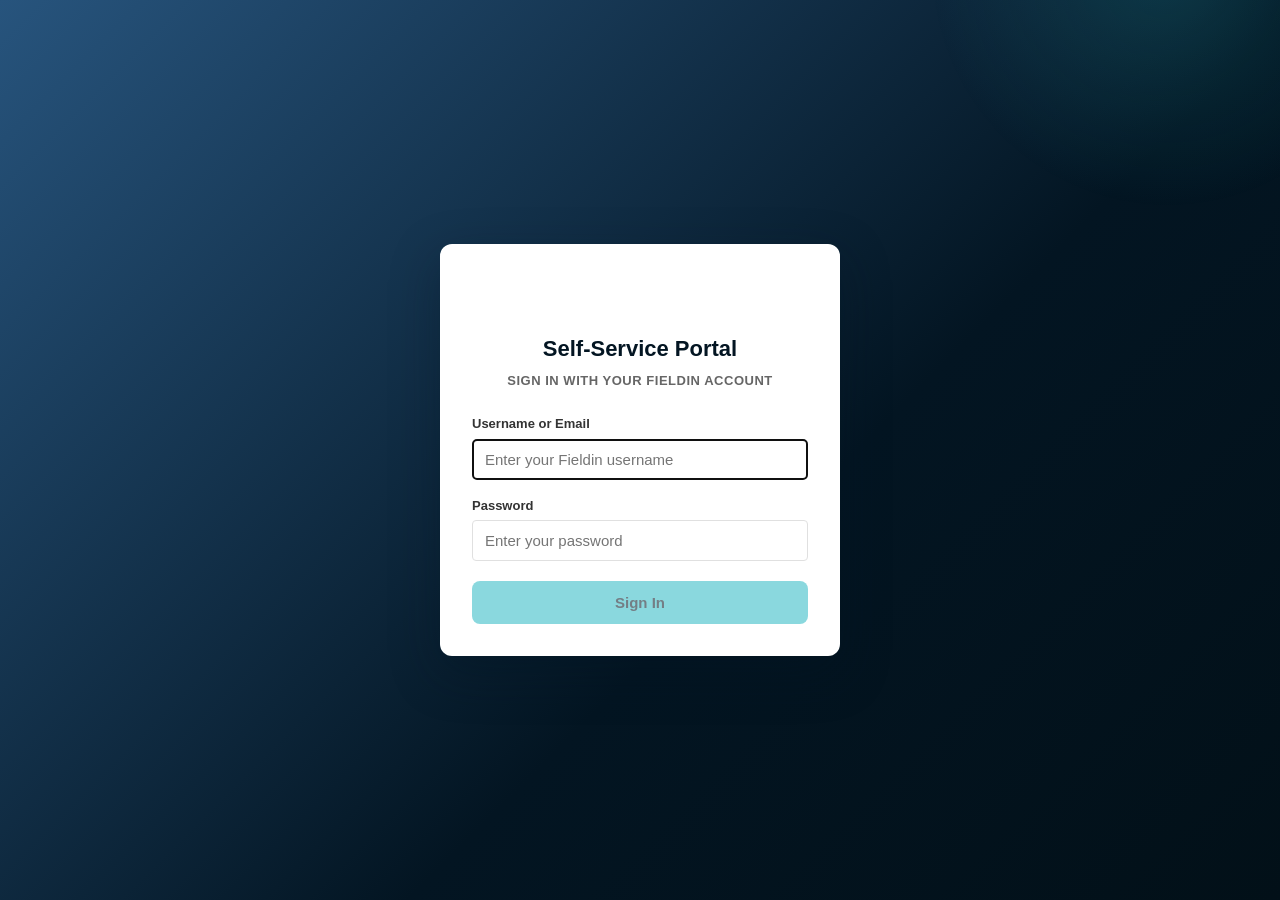
<file: index.html>
<!doctype html>
<html lang="en">
  <head>
    <meta charset="UTF-8" />
    <link rel="icon" type="image/svg+xml" href="/favicon.svg" />
    <meta name="viewport" content="width=device-width, initial-scale=1.0" />
    <title>Fieldin Self-Service Installation Portal</title>
    <script type="module" crossorigin src="/assets/index-CTORU3Wd.js"></script>
    <link rel="stylesheet" crossorigin href="/assets/index-D-Vo-yY5.css">
  </head>
  <body>
    <div id="root"></div>
  </body>
</html>
</file>
<file: assets/index-D-Vo-yY5.css>
:root{--green-900:#031522;--green-700:#27547d;--green-600:#234769;--green-500:#15cd80;--green-100:#f3f7fc;--amber-500:#2ab9c3;--amber-600:#1f98a1;--on-accent:#031522;--bg:#f7f7f7;--card:#fff;--border:#e0e0e0;--text:#333;--text-light:#666;--danger:#f74d56;--warning-bg:#fdecd3;--warning-border:#f6b34e;--warning-text:#523c1a;--success-bg:#e5fcf3;--neutral-tag-bg:#f0f0f0;--neutral-tag-text:#4d4d4d;--radius:4px;--pill-radius:12px;--page-max-width:1500px;--font-book:"LL Circular Book Web", -apple-system, BlinkMacSystemFont, "Segoe UI", Roboto, Helvetica, Arial, sans-serif;--font-medium:"LL Circular Medium Web", -apple-system, BlinkMacSystemFont, "Segoe UI", Roboto, Helvetica, Arial, sans-serif;--font-bold:"LL Circular Bold Web", -apple-system, BlinkMacSystemFont, "Segoe UI", Roboto, Helvetica, Arial, sans-serif}*{box-sizing:border-box}body{font-family:var(--font-book);background:var(--bg);color:var(--text);margin:0;line-height:1.5}h1,h2,h3,h4{font-family:var(--font-bold)}a{color:inherit;text-decoration:none}img,svg{max-width:100%;display:block}button{font-family:var(--font-medium);cursor:pointer}.container{max-width:var(--page-max-width);width:100%;margin:0 auto;padding:0 24px}.hero-inner{max-width:var(--page-max-width);margin:0 auto}header.site{z-index:50;background:var(--green-900);color:#fff;position:sticky;top:0;box-shadow:0 2px 8px #0000001f}.site-bar{align-items:center;gap:24px;padding:14px 0;display:flex}.logo{letter-spacing:.2px;white-space:nowrap;cursor:pointer;align-items:center;gap:10px;font-size:19px;font-weight:700;display:flex}.logo .logo-mark{flex:none;width:auto;height:25px}.logo-subtitle{opacity:.75;font-size:14px;font-weight:400}.nav-links{flex:none;gap:4px;margin-left:8px;display:flex}.nav-links a{color:#dce9df;border-radius:8px;padding:8px 12px;font-size:14px;font-weight:600}.nav-links a:hover,.nav-links a.active{color:#fff;background:#ffffff1f}.nav-links a.nav-internal{opacity:.65;font-size:13px;font-weight:600}.nav-links a.nav-internal:hover,.nav-links a.nav-internal.active{opacity:1}.site-search{flex:1;max-width:420px;margin-left:auto;position:relative}.site-search input{color:#fff;background:#ffffff26;border:none;border-radius:20px;width:100%;padding:9px 14px 9px 36px;font-size:14px}.site-search input::placeholder{color:#c9d9cd}.site-search input:focus{outline:2px solid var(--amber-500);color:var(--text);background:#fff}.site-search svg{stroke:#c9d9cd;width:16px;height:16px;position:absolute;top:9px;left:11px}.btn{border-radius:var(--radius);border:none;align-items:center;gap:6px;padding:10px 16px;font-size:14px;font-weight:700;display:inline-flex}.btn-primary{background:var(--amber-500);color:var(--on-accent)}.btn-primary:hover{background:var(--amber-600)}.btn-outline{color:#fff;background:0 0;border:1.5px solid #ffffff80}.btn-outline:hover{background:#ffffff1f}.btn-secondary{background:var(--green-100);color:var(--green-900)}.btn-secondary:hover{background:#d4ebdd}.btn-ghost{color:var(--green-700);border:1.5px solid var(--border);background:0 0}.btn-ghost:hover{background:var(--green-100)}.btn-sm{padding:6px 12px;font-size:13px}.btn-block{justify-content:center;width:100%}main{min-height:70vh}.hero{background:linear-gradient(135deg, var(--green-700), var(--green-900));color:#fff;padding:52px 0 40px}.hero h1{margin:0 0 10px;font-size:32px}.hero p{color:#dce9df;max-width:640px;margin:0 0 22px;font-size:16px}.chip-row{flex-wrap:wrap;gap:8px;margin-top:22px;display:flex}.chip{color:#fff;cursor:pointer;background:#ffffff24;border:1px solid #ffffff4d;border-radius:20px;padding:7px 14px;font-size:13px;font-weight:600}.chip.active{background:var(--amber-500);color:var(--on-accent);border-color:var(--amber-500)}.chip:hover{background:#ffffff3d}.chip.active:hover{background:var(--amber-600)}.filters-section{padding:22px 0 6px}.filter-group{margin-bottom:14px}.filter-label{text-transform:uppercase;letter-spacing:.06em;color:var(--text-light);margin-bottom:8px;font-size:12px;font-weight:700}.chip-row-light{flex-wrap:wrap;gap:8px;display:flex}.chip-light{background:var(--neutral-tag-bg);border:1px solid var(--border);color:var(--text);cursor:pointer;border-radius:20px;padding:7px 14px;font-size:13px;font-weight:600}.chip-light.active{background:var(--green-700);color:#fff;border-color:var(--green-700)}.chip-light:hover{background:#e0e0e0}.chip-light.active:hover{background:var(--green-600)}.result-count{color:var(--text-light);margin:6px 0 16px;font-size:14px}.grid{grid-template-columns:repeat(auto-fill,minmax(240px,1fr));gap:18px;width:100%;padding-bottom:48px;display:grid}.card{background:var(--card);border:1px solid var(--border);border-radius:var(--radius);flex-direction:column;transition:box-shadow .15s,transform .15s;display:flex;overflow:hidden}.card:hover{transform:translateY(-2px);box-shadow:0 6px 18px #173c2a1f}.card-img{background:var(--green-100);padding:10px}.card-img img,.m-hero-img img,.diagram-box img{border-radius:calc(var(--radius) - 2px);object-fit:cover;width:100%;height:auto}.card-img img{max-height:160px}.card-body{flex-direction:column;flex:1;gap:8px;padding:14px 16px 16px;display:flex}.brand-cat{flex-wrap:wrap;gap:6px;display:flex}.badge{border-radius:var(--pill-radius);background:var(--green-100);color:var(--green-700);padding:3px 9px;font-size:11px;font-weight:700;display:inline-block}.badge.cat{background:var(--neutral-tag-bg);color:var(--neutral-tag-text)}.card h3{margin:2px 0 0;font-size:16.5px}.card .years{color:var(--text-light);font-size:13px}.unit-icons{color:var(--text-light);gap:10px;margin-top:2px;font-size:12px;display:flex}.unit-icons span{align-items:center;gap:4px;display:flex}.card-cta{margin-top:auto;padding-top:8px}.empty-state{text-align:center;color:var(--text-light);padding:60px 20px}.breadcrumb{color:var(--text-light);padding:16px 0 0;font-size:13px}.breadcrumb a:hover{color:var(--green-700);text-decoration:underline}.m-hero{flex-wrap:wrap;gap:28px;padding:20px 0 8px;display:flex}.m-hero-img{background:var(--green-100);border-radius:var(--radius);flex:0 0 320px;padding:14px}.m-hero-info{flex:1;min-width:280px}.m-hero-info h1{margin:6px 0 4px;font-size:28px}.m-hero-info .sub{color:var(--text-light);margin-bottom:14px;font-size:14px}.spec-table{border-collapse:collapse;width:100%;font-size:14px}.spec-table td{border-bottom:1px solid var(--border);padding:6px 0}.spec-table td:first-child{color:var(--text-light);width:44%}.spec-table td:last-child{font-weight:600}.wizard{margin:30px 0 4px}.wizard-steps{align-items:flex-start;display:flex}.wizard-step{flex-direction:column;flex:1;align-items:center;display:flex;position:relative}.wizard-step.clickable{cursor:pointer}.wizard-step .line{background:var(--border);z-index:1;width:100%;height:2px;position:absolute;top:17px;left:-50%}.wizard-step:first-child .line{display:none}.wizard-step.done .line,.wizard-step.active .line{background:var(--green-700)}.wizard-step .circle{border:2px solid var(--border);width:34px;height:34px;color:var(--text-light);z-index:2;background:#fff;border-radius:50%;justify-content:center;align-items:center;font-size:14px;font-weight:700;transition:background .15s,border-color .15s;display:flex}.wizard-step.done .circle{background:var(--green-700);border-color:var(--green-700);color:#fff}.wizard-step.active .circle{background:var(--amber-500);border-color:var(--amber-500);color:var(--on-accent)}.wizard-step.clickable:hover .circle{box-shadow:0 0 0 4px #27547d26}.wizard-step .label{color:var(--text-light);text-align:center;max-width:130px;font-size:12.5px;font-family:var(--font-medium);margin-top:8px}.wizard-step.active .label,.wizard-step.done .label{color:var(--text);font-weight:700}.wizard-actions{border-top:1px solid var(--border);justify-content:space-between;align-items:center;gap:12px;margin-top:26px;padding-top:18px;display:flex}.complete-banner{background:var(--success-bg);border:1px solid var(--green-500);color:#07442b;border-radius:var(--radius);align-items:center;gap:10px;margin-bottom:18px;padding:13px 16px;font-size:15px;font-weight:700;display:flex}.led-dot{vertical-align:middle;border-radius:50%;width:10px;height:10px;margin-right:7px;display:inline-block}.led-blink{animation:1.1s infinite ledblink}@keyframes ledblink{50%{opacity:.18}}.machine-context{background:var(--card);border:1px solid var(--border);border-radius:var(--radius);flex-wrap:wrap;justify-content:space-between;align-items:center;gap:10px;margin-top:18px;padding:12px 16px;display:flex}.machine-context .mc-info{flex-wrap:wrap;align-items:center;gap:12px;display:flex}.machine-context .mc-thumb{border-radius:var(--radius);background:var(--green-100);flex:none;width:56px;height:56px;overflow:hidden}.machine-context .mc-thumb img{object-fit:cover;width:100%;height:100%;display:block}.machine-context .mc-thumb svg{width:100%;height:100%}.machine-context h2{margin:0;font-size:16px}.machine-context .change-link{color:var(--green-700);border:1.5px solid var(--border);cursor:pointer;background:0 0;border-radius:8px;padding:6px 12px;font-size:13px;font-weight:700}.machine-context .change-link:hover{background:var(--green-100)}.step-panel{padding:24px 0 40px}.step-panel h2{align-items:center;gap:10px;margin:0 0 4px;font-size:20px;display:flex}.step-num{background:var(--green-700);color:#fff;border-radius:50%;flex:none;justify-content:center;align-items:center;width:26px;height:26px;font-size:13px;display:inline-flex}.step-desc{color:var(--text-light);max-width:680px;margin-bottom:18px;font-size:14.5px}.diagram-wrap{flex-wrap:wrap;gap:24px;display:flex}.diagram-box{background:var(--card);border:1px solid var(--border);border-radius:var(--radius);flex:0 0 380px;padding:12px}.diagram-caption{color:var(--text-light);text-align:center;margin-top:6px;font-size:12px}.info-panel{flex:1;min-width:260px}table.detail-tbl{border-collapse:collapse;width:100%;margin-bottom:16px;font-size:14px}table.detail-tbl th{text-align:left;text-transform:uppercase;color:var(--text-light);border-bottom:2px solid var(--border);padding:6px 10px;font-size:12px}table.detail-tbl td{border-bottom:1px solid var(--border);vertical-align:top;padding:9px 10px}.note-box{background:var(--green-100);border-left:4px solid var(--green-700);border-radius:var(--radius);margin-top:10px;padding:10px 14px;font-size:13.5px}.note-box.warn{background:var(--warning-bg);border-left-color:var(--warning-border)}.unit-toggle{gap:8px;margin-bottom:16px;display:flex}.unit-toggle button{border-radius:var(--radius);border:1.5px solid var(--border);color:var(--text-light);background:#fff;padding:9px 16px;font-size:13.5px;font-weight:700}.unit-toggle button.active{background:var(--green-700);border-color:var(--green-700);color:#fff}.mount-cards{grid-template-columns:repeat(auto-fit,minmax(220px,1fr));gap:14px;display:grid}.mount-card{background:var(--card);border:1px solid var(--border);border-radius:var(--radius);padding:14px 16px}.mount-card h4{text-transform:uppercase;color:var(--green-700);letter-spacing:.03em;margin:0 0 6px;font-size:13px}.mount-card p{margin:0;font-size:14px}.cloud-steps{counter-reset:cs;max-width:720px;margin:0;padding:0;list-style:none}.cloud-steps li{counter-increment:cs;border-left:2px solid var(--border);margin-left:14px;padding:0 0 26px 46px;position:relative}.cloud-steps li:last-child{border-left-color:#0000;padding-bottom:0}.cloud-steps li:before{content:counter(cs);background:var(--amber-500);width:28px;height:28px;color:var(--on-accent);border-radius:50%;justify-content:center;align-items:center;font-size:13px;font-weight:800;display:flex;position:absolute;top:0;left:-15px}.cloud-steps h4{margin:0 0 4px;font-size:15px}.cloud-steps p{color:var(--text-light);margin:0;font-size:14px}.issues-list{flex-direction:column;gap:10px;margin:14px 0 20px;display:flex}.issue-item{background:var(--card);border:1px solid var(--border);border-radius:var(--radius);padding:12px 14px;font-size:14px}.issue-item .meta{color:var(--text-light);margin-top:4px;font-size:12px}.issue-tag{border-radius:var(--pill-radius);background:var(--warning-bg);color:var(--warning-text);margin-right:6px;padding:2px 8px;font-size:11px;font-weight:700;display:inline-block}.overlay{z-index:100;background:#141e1480;justify-content:center;align-items:flex-start;padding:40px 16px;display:none;position:fixed;inset:0;overflow:auto}.overlay.open{display:flex}.modal{background:#fff;border-radius:8px;width:100%;max-width:520px;padding:26px 28px 28px;position:relative}.modal h3{margin:0 0 4px;font-size:19px}.modal .sub{color:var(--text-light);margin-bottom:18px;font-size:13.5px}.form-row{margin-bottom:14px}.form-row label{color:var(--text);margin-bottom:5px;font-size:13px;font-weight:700;display:block}.form-row select,.form-row input,.form-row textarea{border:1.5px solid var(--border);border-radius:var(--radius);width:100%;padding:9px 11px;font-family:inherit;font-size:14px}.form-row textarea{resize:vertical;min-height:80px}.modal-actions{justify-content:flex-end;gap:10px;margin-top:20px;display:flex}.close-x{color:var(--text-light);cursor:pointer;background:0 0;border:none;font-size:20px;position:absolute;top:16px;right:18px}.success-banner{background:var(--success-bg);border:1px solid var(--green-500);color:#07442b;border-radius:var(--radius);margin-bottom:14px;padding:10px 14px;font-size:14px}footer{background:var(--green-900);color:#c9d9cd;margin-top:40px;padding:26px 0;font-size:13px}footer .container{flex-wrap:wrap;justify-content:space-between;gap:10px;display:flex}.page-title-row{flex-wrap:wrap;justify-content:space-between;align-items:center;gap:12px;padding:24px 0 10px;display:flex}.page-title-row h1{margin:0;font-size:24px}@keyframes marker-pulse{0%,to{r:6;opacity:1}50%{r:10;opacity:.5}}.marker-dot{animation:1.5s ease-in-out infinite marker-pulse}.hw-hero{background:linear-gradient(135deg, var(--green-700), var(--green-900));color:#fff;padding:36px 0 28px}.hw-hero-row{justify-content:space-between;align-items:flex-start;gap:16px;display:flex}.hw-hero h1{margin:0 0 6px;font-size:28px}.hw-hero p{color:#c9d9cd;margin:0;font-size:15px}.hw-badge-internal{color:#fff;border-radius:var(--pill-radius);letter-spacing:.08em;text-transform:uppercase;background:#c0392b;flex:none;padding:4px 12px;font-size:11px;font-weight:800}.hw-badge-internal-sm{color:#fff;border-radius:var(--pill-radius);vertical-align:middle;letter-spacing:.04em;background:#c0392b;margin-left:6px;padding:2px 5px;font-size:9px;font-weight:800}.hw-hero-badges{flex:none;align-items:center;gap:10px;display:flex}.hw-edit-toggle{border-radius:var(--pill-radius);color:#dce9df;letter-spacing:.02em;background:#ffffff1a;border:1.5px solid #ffffff59;align-items:center;gap:6px;padding:5px 12px;font-size:12px;font-weight:700;transition:background .15s,border-color .15s,color .15s;display:inline-flex}.hw-edit-toggle svg{flex:none;width:14px;height:14px}.hw-edit-toggle:hover{color:#fff;background:#fff3;border-color:#ffffff80}.hw-edit-toggle-active{background:var(--amber-500);border-color:var(--amber-500);color:var(--on-accent)}.hw-edit-toggle-active:hover{background:var(--amber-600);border-color:var(--amber-600);color:var(--on-accent)}.hw-edit-mode-hint{color:var(--amber-600);font-weight:600}.hw-edit-select,.hw-edit-input{border:1.5px solid var(--border);border-radius:var(--radius);width:100%;max-width:100%;color:var(--text);background:#fff;padding:5px 8px;font-family:inherit;font-size:13px;font-weight:600}.hw-edit-select:focus,.hw-edit-input:focus{outline:2px solid var(--amber-500);border-color:var(--amber-500)}.hw-edit-input--number{max-width:120px}.hw-pricing-edit-row{align-items:center;gap:6px;display:flex}.hw-pricing-currency,.hw-pricing-suffix{color:var(--text-light);font-size:13px;font-weight:600}.hw-pricing-value,.hw-pricing-summary{color:var(--text);font-size:15px;font-weight:700}.hw-pricing-note{color:var(--text-light);font-size:13px;font-style:italic}.hw-product-price{color:var(--green-700);margin:6px 0 0;font-size:18px;font-weight:700}.hw-edit-select{cursor:pointer;padding-right:24px}.hw-edit-multi{flex-direction:column;gap:8px;display:flex}.hw-edit-multi-tags{min-height:24px}.hw-edit-multi-empty{color:var(--text-light);font-size:12px;font-style:italic;font-weight:500}.hw-edit-multi-options{border:1.5px solid var(--border);border-radius:var(--radius);background:#fff;flex-direction:column;gap:4px;padding:8px 10px;display:flex}.hw-edit-multi-option{color:var(--text);cursor:pointer;align-items:center;gap:8px;padding:2px 0;font-size:12px;font-weight:600;display:flex}.hw-edit-multi-option input[type=checkbox]{width:14px;height:14px;accent-color:var(--green-700);cursor:pointer;flex:none;margin:0}.hw-edit-checkbox{cursor:pointer;align-items:center;gap:8px;font-size:13px;font-weight:600;display:inline-flex}.hw-edit-checkbox input[type=checkbox]{width:14px;height:14px;accent-color:var(--green-700);cursor:pointer;margin:0}.hw-edit-checkbox-compact{font-size:12px}.hw-catalog-toolbar{border:1.5px solid var(--border);border-radius:var(--radius);background:#fff;flex-wrap:wrap;justify-content:space-between;align-items:center;gap:12px;margin-bottom:16px;padding:12px 14px;display:flex}.hw-catalog-toolbar-label{color:var(--text-light);font-size:13px;font-weight:600}.hw-catalog-save-panel{flex-direction:column;align-items:flex-start;gap:10px;width:100%;display:flex}.hw-catalog-save-hint{color:var(--text-light);margin:0;font-size:12px}.hw-detail-field-value .hw-edit-select,.hw-detail-field-value .hw-edit-input{width:100%;max-width:100%;font-weight:600}.hw-filters{flex-wrap:wrap;align-items:flex-end;gap:18px;padding:20px 0 8px;display:flex}.hw-filter-group{flex-direction:column;gap:6px;display:flex}.hw-search-wrap{min-width:220px;position:relative}.hw-search-wrap svg{width:16px;height:16px;color:var(--text-light);position:absolute;top:9px;left:10px}.hw-search-wrap input{border:1.5px solid var(--border);background:#fff;border-radius:20px;width:100%;padding:8px 12px 8px 34px;font-family:inherit;font-size:13px}.hw-search-wrap input:focus{outline:2px solid var(--amber-500);border-color:var(--amber-500)}.hw-stats-row{flex-wrap:wrap;gap:14px;padding:6px 0 18px;display:flex}.hw-stat-card{background:var(--card);border:1px solid var(--border);border-radius:var(--radius);text-align:center;min-width:130px;padding:12px 20px}.hw-stat-value{font-family:var(--font-bold);color:var(--green-900);font-size:26px;line-height:1.2}.hw-stat-green{color:#15cd80}.hw-stat-teal{color:var(--amber-500)}.hw-stat-label{color:var(--text-light);text-transform:uppercase;letter-spacing:.04em;margin-top:2px;font-size:12px;font-weight:600}.hw-catalog-section{margin-bottom:40px}.hw-catalog-section:last-child{margin-bottom:48px}.hw-section-header{border-bottom:2px solid var(--border);align-items:center;gap:12px;margin:0 0 16px;padding-bottom:12px;display:flex}.hw-section-icon{background:var(--green-100);border-radius:8px;flex:none;justify-content:center;align-items:center;width:36px;height:36px;font-size:18px;display:flex}.hw-section-icon-img{object-fit:contain;filter:brightness(0)saturate()invert(24%)sepia(42%)saturate(1200%)hue-rotate(176deg)brightness(92%)contrast(95%);width:24px;height:24px}.hw-section-title{color:var(--green-900);flex:1;margin:0;font-size:20px}.hw-section-count{color:var(--text-light);flex:none;font-size:13px;font-weight:600}.hw-table-wrap{-webkit-overflow-scrolling:touch;width:100%;padding-bottom:0;overflow-x:auto}.hw-table{border-collapse:collapse;background:var(--card);border:1px solid var(--border);border-radius:var(--radius);table-layout:fixed;width:100%;font-size:14px}.hw-table thead th{text-align:left;text-transform:uppercase;letter-spacing:.05em;color:var(--text-light);border-bottom:2px solid var(--border);background:var(--green-100);white-space:nowrap;padding:10px 12px;font-size:11px;font-weight:700}.hw-th-product{width:28%}.hw-th-caps{width:22%}.hw-th-actions{width:70px}.hw-td-unit-cost{white-space:nowrap;font-variant-numeric:tabular-nums}.hw-ready-price-total{color:var(--green-900);font-weight:700}.hw-ready-price-detail{color:var(--text-light);white-space:normal;margin-top:2px;font-size:11px;line-height:1.3}.hw-product-row{cursor:pointer;transition:background .12s}.hw-product-row:hover{background:var(--green-100)}.hw-product-row.hw-expanded{background:#f0f6fb}.hw-product-row td{border-bottom:1px solid var(--border);vertical-align:middle;padding:10px 12px}.hw-td-product{width:28%}.hw-td-caps{width:22%}.hw-td-actions{width:70px}.hw-td-power{color:var(--text-light);font-size:13px}.hw-td-gps-antenna{color:var(--text-light);font-size:13px;line-height:1.35}.hw-td-suitable-for{vertical-align:top}.hw-td-price{white-space:nowrap;font-weight:700}.hw-product-cell{align-items:center;gap:10px;display:flex}.hw-thumb{background:var(--green-100);border-radius:6px;flex:none;justify-content:center;align-items:center;width:40px;height:40px;display:flex;overflow:hidden}.hw-thumb img{object-fit:cover;width:100%;height:100%}.hw-thumb-fallback{border-radius:6px;justify-content:center;align-items:center;width:100%;height:100%;font-size:18px;display:flex}.hw-thumb-fallback-hidden{display:none!important}.hw-product-icon{border-radius:8px;flex:none;justify-content:center;align-items:center;width:38px;height:38px;font-size:18px;display:flex}.hw-product-name{font-family:var(--font-bold);white-space:nowrap;font-size:14px}.hw-product-subtitle{color:var(--text-light);white-space:nowrap;font-size:12px}.hw-expand-arrow{color:var(--text-light);flex:none;margin-left:auto;font-size:14px;transition:transform .15s}.hw-expand-arrow.hw-open{transform:rotate(90deg)}.hw-status-production{color:#0d6e3a;background:#d4f5e2}.hw-status-beta{color:#1a5ea8;background:#d4e8fb}.hw-status-prototype{color:#8a5e1c;background:#fde8c8}.hw-status-discontinued{color:#666;background:#e8e8e8}.hw-status-coming{color:#6b3fa0;background:#ece0f8}.hw-ss-yes{color:#0d6e3a;background:#d4f5e2}.hw-ss-partial{color:#8a5e1c;background:#fde8c8}.hw-ss-no{color:#a33;background:#fdd}.hw-ss-neutral{color:#666;background:#e8e8e8}.hw-ss-ready-to-install{color:#00695c;background:#e0f2f1;font-weight:600}.hw-ss-ship{color:#1e40af;background:#dbeafe;font-weight:600}.hw-ss-future{color:#1a5ea8;background:#d4e8fb}.hw-cap-tags{flex-wrap:wrap;gap:4px;display:flex}.hw-cap-tag{border-radius:var(--pill-radius);background:var(--neutral-tag-bg);color:var(--neutral-tag-text);white-space:nowrap;padding:2px 7px;font-size:11px;display:inline-block}.hw-cap-more{color:var(--green-700);padding:2px 4px;font-size:11px;font-weight:700}.hw-action-btn{border-radius:var(--radius);border:1px solid var(--border);background:#fff;justify-content:center;align-items:center;width:28px;height:28px;margin-right:4px;transition:background .12s;display:inline-flex}.hw-action-btn:hover{background:var(--green-100)}.hw-action-btn svg{width:14px;height:14px}.hw-empty-row{text-align:center;color:var(--text-light);font-size:15px;padding:48px 20px!important}.hw-empty-row-compact{font-size:14px;padding:24px 20px!important}.hw-product-page{padding:24px 0 48px}.hw-product-back{color:var(--green-700);align-items:center;gap:4px;margin-bottom:24px;font-size:14px;font-weight:600;transition:color .15s;display:inline-flex}.hw-product-back:hover{color:var(--amber-600);text-decoration:underline}.hw-product-header{margin-bottom:20px}.hw-product-header-row{justify-content:space-between;align-items:flex-start;gap:16px;display:flex}.hw-product-header-actions{flex:none;align-items:center;gap:10px;display:flex}.hw-product-header-actions .hw-edit-toggle{border-color:var(--border);color:var(--text);background:#fff}.hw-product-header-actions .hw-edit-toggle:hover{background:var(--green-50,#f4f8f5);border-color:var(--green-700);color:var(--green-700)}.hw-product-header-text h1{margin:12px 0 8px;font-size:32px;line-height:1.15}.hw-product-meta{flex-wrap:wrap;align-items:center;gap:8px;display:flex}.hw-product-summary{color:var(--text-light);margin:0;font-size:15px;line-height:1.5}.hw-product-detail-panel{border:1px solid var(--border);border-radius:calc(var(--radius) * 2);box-shadow:0 2px 8px #0315220a}.hw-product-row-nav{cursor:pointer}.hw-row-nav-arrow{color:var(--text-light);flex-shrink:0;font-size:14px;transition:transform .15s,color .15s}.hw-product-row-nav:hover .hw-row-nav-arrow{color:var(--green-700);transform:translate(2px)}.hw-detail-row td{border-bottom:2px solid var(--green-700);padding:0!important}.hw-detail-panel{background:var(--card);border-top:1px solid var(--border);gap:28px;padding:24px 28px 28px;display:flex}.hw-detail-photos{flex:none;gap:16px;display:flex}.hw-detail-photo-slot{flex-direction:column;align-items:center;gap:8px;width:200px;display:flex}.hw-detail-photo-slot .hw-detail-image{flex:0 0 200px;width:200px;height:200px}.hw-detail-photo-slot .hw-edit-input{width:100%;font-size:12px}.hw-detail-photo-label{font-size:12px;font-family:var(--font-medium);color:var(--text-muted,#5a7260);text-align:center}.hw-image-editor{flex-direction:column;gap:8px;width:100%;display:flex}.hw-image-editor-actions{flex-wrap:wrap;gap:8px;display:flex}.hw-image-editor-error{margin:0;font-size:12px}.hw-detail-image-placeholder{border:2px dashed var(--border);background:var(--green-50,#f4f8f5);color:var(--text-muted,#5a7260);text-align:center;justify-content:center;align-items:center;padding:12px;font-size:13px;display:flex}.hw-detail-image{border-radius:calc(var(--radius) * 2);background:var(--green-100);border:1px solid var(--border);flex:0 0 220px;width:220px;height:220px;position:relative;overflow:hidden;box-shadow:0 2px 8px #0315220f}.hw-detail-image img{object-fit:contain;width:100%;height:100%;padding:8px}.hw-detail-image-empty{justify-content:center;align-items:center;font-size:56px;display:flex}.hw-detail-image-zoom{border-radius:var(--radius);color:#fff;opacity:0;pointer-events:none;background:#031522a6;justify-content:center;align-items:center;width:28px;height:28px;font-size:14px;transition:opacity .15s;display:flex;position:absolute;bottom:8px;right:8px}.hw-detail-image-clickable:hover .hw-detail-image-zoom{opacity:1}.hw-detail-content{flex-direction:column;flex:1;gap:20px;min-width:0;display:flex}.hw-detail-edit-header{background:var(--green-100);border:1px solid var(--border);border-radius:calc(var(--radius) * 2);grid-template-columns:1fr 200px;gap:16px 24px;padding:16px 18px;display:grid}.hw-detail-sections{grid-template-columns:repeat(2,minmax(0,1fr));gap:16px 20px;display:grid}.hw-detail-section{background:var(--green-100);border:1px solid var(--border);border-radius:calc(var(--radius) * 2);padding:16px 18px}.hw-detail-section-title{border-bottom:1px solid var(--border);font-size:11px;font-weight:700;font-family:var(--font-medium);text-transform:uppercase;letter-spacing:.08em;color:var(--green-700);margin:0 0 14px;padding-bottom:8px}.hw-detail-section-fields{flex-direction:column;gap:12px;display:flex}.hw-detail-field{flex-direction:column;gap:4px;display:flex}.hw-detail-field-label{color:var(--text-light);font-size:12px;line-height:1.3}.hw-detail-field-value{color:var(--text);font-size:13px;font-weight:600;line-height:1.4}.hw-detail-field-value .hw-tag-list{margin-top:2px}.hw-detail-path{color:var(--text-light);word-break:break-all;font-size:12px}.hw-detail-grid{flex-direction:column;flex:1;gap:16px;min-width:280px;display:flex}.hw-detail-section p{margin:0;font-size:14px;line-height:1.6}.hw-tag-list{flex-wrap:wrap;align-items:center;gap:6px;display:flex}.hw-tag{border-radius:var(--pill-radius);background:var(--green-100);color:var(--green-700);white-space:nowrap;align-items:center;padding:4px 10px;font-size:12px;font-weight:600;display:inline-flex}.hw-tag-usecase{color:#6b3fa0;background:#ece0f8}.hw-tag-canbus{color:#1d4ed8;background:#dbeafe}.hw-canbus-check{color:#0d6e3a;justify-content:center;align-items:center;font-size:18px;font-weight:700;line-height:1;display:inline-flex}.hw-ss-notes{color:var(--text-light);margin-top:6px;font-size:13px;line-height:1.5;display:block}.landing-hero{background:linear-gradient(135deg, var(--green-700) 0%, var(--green-900) 60%, #021018 100%);color:#fff;padding:64px 24px 56px;position:relative;overflow:hidden}.landing-hero:before{content:"";pointer-events:none;background:radial-gradient(circle,#2ab9c326 0%,#0000 70%);width:500px;height:500px;position:absolute;top:-40%;right:-10%}.landing-hero-inner{max-width:720px;position:relative}.landing-hero-badge{color:var(--amber-500);letter-spacing:.06em;text-transform:uppercase;background:#2ab9c333;border:1px solid #2ab9c366;border-radius:20px;margin-bottom:18px;padding:6px 14px;font-size:12px;font-weight:700;display:inline-block}.landing-hero h1{margin:0 0 14px;font-size:38px;line-height:1.15}.landing-hero p{color:#c9d9cd;max-width:560px;margin:0 0 28px;font-size:17px;line-height:1.6}.landing-hero-cta{border-radius:8px;padding:14px 28px;font-size:15px}.how-it-works-section{background:var(--green-100);margin:0 -24px;padding:48px 24px}.how-it-works-flow{justify-content:center;align-items:flex-start;gap:0;width:100%;margin:0 auto;display:flex}.how-it-works-step{text-align:center;flex:1;min-width:0;padding:0 12px}.how-it-works-step-badge{background:var(--green-700);color:#fff;width:48px;height:48px;font-size:22px;font-weight:700;font-family:var(--font-medium);border-radius:50%;justify-content:center;align-items:center;margin-bottom:16px;display:inline-flex;box-shadow:0 4px 12px #27547d40}.how-it-works-step-icon{border:1px solid var(--border);width:72px;height:72px;color:var(--green-700);background:#fff;border-radius:16px;justify-content:center;align-items:center;margin:0 auto 16px;display:flex;box-shadow:0 2px 8px #0315220f}.how-it-works-step-title{color:var(--green-900);margin:0 0 8px;font-size:17px;font-weight:700}.how-it-works-step-desc{color:var(--text-light);margin:0;max-width:240px;margin-inline:auto;font-size:14px;line-height:1.55}.how-it-works-connector{background:repeating-linear-gradient(to right, var(--amber-500) 0, var(--amber-500) 6px, transparent 6px, transparent 12px);flex:0 0 48px;align-self:center;height:2px;margin-top:-80px;position:relative}.how-it-works-connector:after{content:"";border-right:2px solid var(--amber-500);border-bottom:2px solid var(--amber-500);width:8px;height:8px;position:absolute;top:50%;right:-2px;transform:translateY(-50%)rotate(-45deg)}.landing-section{padding:48px 0}.landing-section-header{text-align:center;max-width:600px;margin:0 auto 36px}.landing-section-header h2{color:var(--green-900);margin:0 0 10px;font-size:26px}.landing-section-header p{color:var(--text-light);margin:0;font-size:15px;line-height:1.55}.landing-subsection{margin-bottom:48px}.landing-subsection:last-child{margin-bottom:0}.landing-subsection-header{text-align:center;max-width:720px;margin:0 auto 24px}.landing-subsection-header h3{color:var(--green-900);margin:0 0 8px;font-size:20px}.landing-subsection-header p{color:var(--text-light);margin:0;font-size:14px;line-height:1.55}.how-it-connects-section{padding-bottom:48px}.install-options-grid{grid-template-columns:repeat(auto-fit,minmax(260px,1fr));gap:20px;width:100%;display:grid}.install-option-card{background:var(--card);border:1px solid var(--border);border-radius:8px;flex-direction:column;padding:24px;transition:box-shadow .2s,transform .2s;display:flex}.install-option-card:hover{transform:translateY(-3px);box-shadow:0 8px 24px #0315221a}.install-option-icon{margin-bottom:12px;font-size:32px}.install-option-photo{background:#f5f5f5;border-radius:8px;justify-content:center;align-items:center;width:100%;max-height:160px;margin-bottom:12px;display:flex;overflow:hidden}.install-option-photo img{object-fit:contain;width:100%;height:160px}.install-option-photo-clickable{cursor:zoom-in;transition:opacity .15s}.install-option-photo-clickable:hover{opacity:.85}.install-option-card h3{color:var(--green-900);margin:0 0 8px;font-size:18px}.install-option-desc{color:var(--text-light);flex:1;margin:0 0 14px;font-size:14px;line-height:1.55}.install-option-learn-more{color:var(--green-700);align-items:center;gap:6px;margin-top:auto;padding-top:4px;font-size:13px;font-weight:600;transition:color .15s,gap .15s;display:inline-flex}.install-option-learn-more:hover{color:var(--amber-600)}.install-option-learn-more svg:last-child{transition:transform .15s}.install-option-learn-more:hover svg:last-child{transform:translate(2px)}.install-option-card--custom{background:var(--green-100);border:2px dashed var(--green-500)}.install-option-card--custom:hover{border-color:var(--amber-500);box-shadow:0 8px 24px #15cd8026}.install-option-custom-icon{background:linear-gradient(135deg, var(--green-500) 0%, var(--amber-500) 100%);border-radius:50%;justify-content:center;align-items:center;width:80px;height:80px;margin-bottom:12px;display:flex;box-shadow:0 4px 12px #15cd8040}.install-option-custom-icon span{font-family:var(--font-bold);color:var(--green-900);font-size:40px;line-height:1}.install-option-custom-cta{text-align:left;background:0 0;border:none;padding:4px 0 0}.install-option-meta{margin-bottom:12px}.install-option-time{color:var(--green-700);background:var(--green-100);border-radius:20px;align-items:center;gap:6px;padding:5px 10px;font-size:13px;font-weight:600;display:inline-flex}.install-option-best{color:var(--text);margin-bottom:14px;font-size:13px;line-height:1.5}.install-option-best strong{color:var(--green-700)}.install-option-includes{border-top:1px solid var(--border);flex-direction:column;gap:8px;margin:0;padding:14px 0 0;list-style:none;display:flex}.install-option-includes li{color:var(--text);align-items:center;gap:8px;font-size:13px;display:flex}.install-option-includes svg{stroke:var(--green-500);flex:none}.trailers-implements-grid{grid-template-columns:repeat(2,1fr);gap:20px;width:100%;max-width:720px;margin:0 auto;display:grid}.trailers-implements-card{background:var(--card);border:1px solid var(--border);border-radius:8px;flex-direction:column;padding:24px;transition:box-shadow .2s,transform .2s;display:flex}.trailers-implements-card:hover{transform:translateY(-3px);box-shadow:0 8px 24px #0315221a}.trailers-implements-photo{background:var(--green-100);border-radius:8px;justify-content:center;align-items:center;width:100%;max-height:160px;margin-bottom:12px;display:flex;overflow:hidden}.trailers-implements-photo img{object-fit:contain;width:100%;height:160px}.trailers-implements-photo-clickable{cursor:zoom-in;transition:opacity .15s}.trailers-implements-photo-clickable:hover{opacity:.85}.trailers-implements-card h3{color:var(--green-900);margin:0 0 8px;font-size:18px}.trailers-implements-desc{color:var(--text-light);flex:1;margin:0 0 14px;font-size:14px;line-height:1.55}.available-hw-grid{grid-template-columns:repeat(3,minmax(0,1fr));gap:24px;max-width:1200px;margin:0 auto;display:grid}.available-hw-card{background:var(--card);border:1px solid var(--border);text-align:center;border-radius:8px;flex-direction:column;align-items:center;gap:20px;width:100%;padding:28px;transition:box-shadow .2s,transform .2s;display:flex}.available-hw-card:hover{transform:translateY(-3px);box-shadow:0 8px 24px #0315221a}.available-hw-photo{background:var(--green-100);border-radius:8px;flex:0 0 160px;justify-content:center;align-items:center;width:160px;height:160px;display:flex;overflow:hidden}.available-hw-photo img{object-fit:contain;width:100%;height:100%}.available-hw-photo-clickable{cursor:zoom-in;transition:opacity .15s}.available-hw-photo-clickable:hover{opacity:.85}.available-hw-photo-placeholder{color:var(--green-700,#1b7a4a)}.available-hw-body{flex-direction:column;flex:1;width:100%;min-width:0;display:flex}.available-hw-body h3{color:var(--green-900);margin:0 0 4px;font-size:20px}.available-hw-tagline{color:var(--amber-500);margin:0 0 12px;font-size:14px;font-weight:600}.available-hw-specs{color:var(--text-light);flex:1;margin:0 0 14px;padding:0;font-size:14px;line-height:1.7;list-style:none}.available-hw-specs strong{color:var(--text);font-weight:600}@media (width<=900px){.available-hw-grid{grid-template-columns:1fr;max-width:480px}}.landing-form-section{background:var(--green-100);margin:0 -24px;padding:48px 24px}.landing-form{width:100%}.landing-form-inner .form-section{margin-bottom:32px}.landing-form-inner .form-section h4{text-transform:uppercase;letter-spacing:.05em;color:var(--green-700);margin:0 0 14px;font-size:13px}.contact-row{grid-template-columns:repeat(4,1fr);gap:16px;display:grid}.contact-row .form-row{margin-bottom:0}.contact-row .form-row label{margin-bottom:4px;font-size:12px}.contact-row .form-row input{padding:10px 12px}.machine-table-wrap{-webkit-overflow-scrolling:touch;margin-bottom:12px;overflow-x:auto}.machine-table{border-collapse:collapse;width:100%;font-size:14px}.machine-table thead th{text-align:left;text-transform:uppercase;letter-spacing:.05em;color:var(--text-light);border-bottom:1px solid var(--border);white-space:nowrap;padding:0 8px 10px;font-size:11px;font-weight:700}.machine-th-qty{width:72px}.machine-th-method{min-width:140px}.machine-th-action{width:36px;padding:0!important}.machine-table tbody tr{border-bottom:1px solid var(--border)}.machine-table tbody tr:last-child{border-bottom:none}.machine-table td{vertical-align:top;padding:10px 8px}.machine-table td input[type=text],.machine-table td input[type=number]{border:1.5px solid var(--border);border-radius:var(--radius);background:#fff;width:100%;padding:8px 10px;font-family:inherit;font-size:14px}.machine-table td input:focus,.machine-table td select:focus{outline:2px solid var(--amber-500);border-color:var(--amber-500)}.machine-table td select{border:1.5px solid var(--border);cursor:pointer;background:#fff;border-radius:6px;width:100%;min-width:120px;padding:8px 10px;font-size:14px}.machine-table td input[type=number]{max-width:72px}.form-custom-input-group{flex-direction:column;gap:4px;display:flex}.form-custom-back{color:var(--green-700,#1b7a4a);cursor:pointer;white-space:nowrap;background:0 0;border:none;align-self:flex-start;padding:0;font-size:11px;font-weight:600;text-decoration:underline}.form-custom-back:hover{color:var(--amber-500)}.ports-inline{flex-wrap:wrap;gap:6px 12px;display:flex}.port-checkbox{color:var(--text);cursor:pointer;white-space:nowrap;align-items:center;gap:5px;font-size:12px;font-weight:500;display:inline-flex}.port-checkbox input{width:14px;height:14px;accent-color:var(--green-700);flex:none;margin:0}.port-checkbox span{line-height:1.3}.machine-td-action{text-align:center;vertical-align:middle;padding-top:10px}.machine-row-remove{border-radius:var(--radius);width:28px;height:28px;color:var(--text-light);background:0 0;border:none;justify-content:center;align-items:center;padding:0;font-size:20px;line-height:1;transition:color .15s,background .15s;display:flex}.machine-row-remove:hover{color:var(--danger);background:#f74d5614}.machine-item-add{margin-top:4px}.landing-submit-btn{border-radius:8px;margin-top:8px;padding:14px;font-size:15px}.form-grid{grid-template-columns:1fr 1fr;gap:0 16px;display:grid}.checkbox-grid{grid-template-columns:repeat(auto-fill,minmax(140px,1fr));gap:10px;display:grid}.checkbox-label,.radio-label{cursor:pointer;border:1.5px solid var(--border);border-radius:var(--radius);background:#fff;align-items:center;gap:8px;padding:8px 12px;font-size:14px;font-weight:500;transition:border-color .15s,background .15s;display:flex}.checkbox-label:hover,.radio-label:hover{border-color:var(--green-700);background:var(--green-100)}.checkbox-label input,.radio-label input{width:16px;height:16px;accent-color:var(--green-700);flex:none;margin:0}.radio-group{flex-wrap:wrap;gap:10px;display:flex}.radio-group-stack{flex-direction:column}.radio-group-stack .radio-label{width:100%}.form-error{color:var(--danger);margin:8px 0 0;font-size:13px;font-weight:600}.landing-success{text-align:center;padding:24px 12px}.landing-success-icon{background:var(--success-bg);border:2px solid var(--green-500);color:#07442b;border-radius:50%;justify-content:center;align-items:center;width:64px;height:64px;margin:0 auto 20px;font-size:28px;font-weight:800;display:flex}.landing-success h3{color:var(--green-900);margin:0 0 10px;font-size:22px}.landing-success p{color:var(--text-light);max-width:440px;margin:0 auto 24px;font-size:15px;line-height:1.6}.landing-links-section{padding-bottom:24px}.landing-quick-links{flex-direction:column;gap:12px;width:100%;display:flex}.landing-quick-link{border:1px solid var(--border);background:var(--card);border-radius:8px;align-items:center;gap:16px;padding:18px 20px;transition:box-shadow .15s,border-color .15s,transform .15s;display:flex}.landing-quick-link:hover{transform:translate(4px);box-shadow:0 4px 12px #03152214}.landing-quick-link-primary{border-color:var(--green-700);background:linear-gradient(135deg, #fff, var(--green-100))}.landing-quick-link-primary strong{color:var(--green-900)}.landing-quick-link-subtle{opacity:.85}.landing-quick-link-subtle:hover{opacity:1}.landing-quick-link-icon{flex:none;font-size:24px}.landing-quick-link div{flex-direction:column;flex:1;gap:2px;display:flex}.landing-quick-link strong{font-size:15px}.landing-quick-link span{color:var(--text-light);font-size:13px}.landing-quick-link svg{stroke:var(--text-light);flex:none}.landing-quick-link-primary svg{stroke:var(--green-700)}.connect-detail-page{padding:24px 0 48px}.connect-detail-back{color:var(--green-700);align-items:center;gap:4px;margin-bottom:24px;font-size:14px;font-weight:600;transition:color .15s;display:inline-flex}.connect-detail-back:hover{color:var(--amber-600);text-decoration:underline}.connect-detail-header{flex-wrap:wrap;align-items:flex-start;gap:32px;margin-bottom:48px;display:flex}.connect-detail-hero-image{background:var(--green-100);border:1px solid var(--border);border-radius:8px;flex:0 0 320px;justify-content:center;align-items:center;max-width:100%;padding:16px;display:flex}.connect-detail-hero-image img{object-fit:contain;width:100%;max-height:220px}.connect-detail-header-text{flex:1;min-width:280px}.connect-detail-header-text h1{color:var(--green-900);margin:0 0 14px;font-size:28px}.connect-detail-overview{color:var(--text-light);margin:0;font-size:15px;line-height:1.65}.connect-detail-install{color:var(--text);margin:12px 0 0;font-size:15px;line-height:1.55}.connect-detail-install strong{color:var(--green-700)}.connect-detail-section h2{color:var(--green-900);margin:0 0 8px;font-size:22px}.connect-detail-section-desc{color:var(--text-light);margin:0 0 24px;font-size:14px;line-height:1.55}.connect-detail-locations-grid{grid-template-columns:repeat(auto-fit,minmax(260px,1fr));gap:20px;width:100%;display:grid}.connect-detail-location-card{background:var(--card);border:1px solid var(--border);border-radius:8px;flex-direction:column;padding:20px;transition:box-shadow .2s;display:flex}.connect-detail-location-card:hover{box-shadow:0 6px 18px #03152214}.connect-detail-photo-placeholder{border:1px dashed var(--border);height:140px;color:var(--text-light);background:#f0f4f8;border-radius:8px;flex-direction:column;justify-content:center;align-items:center;gap:8px;margin-bottom:14px;display:flex}.connect-detail-photo-placeholder span{font-size:12px;font-weight:600}.connect-detail-photos{flex-direction:column;gap:12px;margin-bottom:14px;display:flex}.connect-detail-photos--dual{flex-direction:row;align-items:stretch}.connect-detail-photo{border:1px solid var(--border);cursor:zoom-in;background:#f0f4f8;border-radius:8px;width:100%;padding:0;transition:box-shadow .2s;display:block;overflow:hidden}.connect-detail-photo:hover{box-shadow:0 4px 12px #0315221f}.connect-detail-photo img{object-fit:cover;width:100%;height:140px;display:block}.connect-detail-photo--main{flex:1.2}.connect-detail-photo--main img{height:160px}.connect-detail-photo-port{flex-direction:column;flex:1;gap:6px;min-width:0;display:flex}.connect-detail-photo-label{text-transform:uppercase;letter-spacing:.04em;color:var(--text-light);font-size:11px;font-weight:600}.connect-detail-location-card h3{color:var(--green-900);margin:0 0 8px;font-size:16px}.connect-detail-location-text{color:var(--text-light);margin:0;font-size:14px;line-height:1.55}.connect-detail-location-text strong{color:var(--text)}.connect-detail-page--implement{padding:32px 0 64px}.connect-detail-header--implement{align-items:center;gap:48px;margin-bottom:56px}.connect-detail-hero-image--implement{background:linear-gradient(145deg, var(--green-100) 0%, #f8faf9 100%);border:none;border-radius:12px;flex:0 0 380px;padding:32px;box-shadow:0 2px 12px #0315220f}.connect-detail-hero-image--implement img{object-fit:contain;max-height:320px}.connect-detail-page--implement .connect-detail-header-text h1{letter-spacing:-.02em;margin-bottom:16px;font-size:36px}.connect-detail-page--implement .connect-detail-overview{margin-bottom:20px;font-size:16px;line-height:1.7}.connect-detail-install-badge{background:var(--green-100);border-left:3px solid var(--green-700);border-radius:8px;flex-direction:column;gap:4px;padding:14px 20px;display:inline-flex}.connect-detail-install-label{text-transform:uppercase;letter-spacing:.06em;color:var(--green-700);font-size:11px;font-weight:600}.connect-detail-install-value{color:var(--green-900);font-size:16px;font-weight:600}.connect-detail-page--implement .connect-detail-section h2{margin-bottom:28px;font-size:24px}.connect-detail-locations-grid--implement{grid-template-columns:repeat(2,1fr);gap:28px}.connect-detail-location-card--implement{border:1px solid var(--border);border-radius:12px;padding:0;overflow:hidden}.connect-detail-location-card--implement:hover{box-shadow:0 8px 24px #0315221a}.connect-detail-photo--install{cursor:zoom-in;border:none;border-radius:0}.connect-detail-photo--install img{object-fit:cover;height:340px}.connect-detail-photo--install:hover{box-shadow:none}.connect-detail-photo--install:hover img{opacity:.92}.connect-detail-photo-placeholder--install{border:none;border-bottom:1px dashed var(--border);border-radius:0;height:340px;margin-bottom:0}.connect-detail-location-card--implement h3{color:var(--green-900);margin:0;padding:20px 24px 8px;font-size:18px}.connect-detail-location-card--implement .connect-detail-location-text{padding:0 24px 24px;font-size:15px;line-height:1.6}@media (width<=760px){.site-bar{flex-wrap:wrap}.nav-links{order:3;width:100%}.site-search{order:2;max-width:none}.diagram-box{flex:100%}.hw-filters{flex-direction:column;gap:12px}.hw-stats-row{gap:8px}.hw-stat-card{flex:1;min-width:0;padding:10px 12px}.hw-stat-value{font-size:20px}.hw-detail-panel{flex-direction:column;align-items:center}.hw-detail-photos{flex-wrap:wrap;justify-content:center}.hw-detail-image{flex:none}.hw-detail-sections,.hw-detail-edit-header{grid-template-columns:1fr}.hw-product-header-text h1{font-size:24px}.hw-hero-row{flex-direction:column}.landing-hero h1{font-size:28px}.landing-hero{padding:48px 24px 40px}.how-it-works-flow{flex-direction:column;align-items:center;gap:0;max-width:360px}.how-it-works-step{width:100%;padding:0}.how-it-works-connector{background:repeating-linear-gradient(to bottom, var(--amber-500) 0, var(--amber-500) 6px, transparent 6px, transparent 12px);flex:none;width:2px;height:40px;margin:8px 0}.how-it-works-connector:after{inset:auto auto -2px 50%;transform:translate(-50%)rotate(45deg)}.trailers-implements-grid{grid-template-columns:1fr;max-width:360px}.connect-detail-header{flex-direction:column;gap:20px}.connect-detail-hero-image{flex:auto;width:100%}.connect-detail-header-text h1{font-size:24px}.connect-detail-photos--dual{flex-direction:column}.connect-detail-header--implement{gap:24px}.connect-detail-hero-image--implement{flex:auto;width:100%;padding:24px}.connect-detail-hero-image--implement img{max-height:240px}.connect-detail-page--implement .connect-detail-header-text h1{font-size:28px}.connect-detail-locations-grid--implement{grid-template-columns:1fr}.connect-detail-photo--install img,.connect-detail-photo-placeholder--install{height:260px}.form-grid{grid-template-columns:1fr}.checkbox-grid{grid-template-columns:1fr 1fr}.contact-row{grid-template-columns:1fr;gap:12px}.machine-table thead{display:none}.machine-table,.machine-table tbody,.machine-table tr,.machine-table td{width:100%;display:block}.machine-table tr{border-bottom:1px solid var(--border);padding:16px 0}.machine-table td{padding:4px 0}.machine-table td:before{content:attr(data-label);text-transform:uppercase;letter-spacing:.04em;color:var(--text-light);margin-bottom:4px;font-size:11px;font-weight:700;display:block}.machine-table td input[type=number]{max-width:none}.machine-td-action{text-align:right;padding-top:8px}.machine-td-action:before{display:none}.ports-inline{gap:8px}.port-checkbox{white-space:normal}}.user-story-hero{background:linear-gradient(135deg, var(--green-700), var(--green-900));color:#fff;margin:0 -24px;padding:24px 24px 20px}.user-story-hero-row{justify-content:space-between;align-items:flex-start;gap:12px;display:flex}.user-story-hero h1{margin:0 0 4px;font-size:24px}.user-story-hero p{color:#c9d9cd;margin:0;font-size:13px}.user-story-intro{max-width:720px;padding:28px 0 8px}.user-story-intro p{color:var(--text-light);margin:0;font-size:15px;line-height:1.6}.user-story-timeline{scrollbar-width:thin;align-items:stretch;gap:0;width:100%;padding:32px 0 40px;display:flex;overflow-x:auto}.user-story-step{flex:1 1 0;align-items:stretch;min-width:168px;display:flex;position:relative}.user-story-connector{background:repeating-linear-gradient(to right, var(--amber-500) 0, var(--amber-500) 6px, transparent 6px, transparent 12px);flex:0 0 24px;align-self:center;height:2px;margin-top:-60px;position:relative}.user-story-connector:after{content:"";border-right:2px solid var(--amber-500);border-bottom:2px solid var(--amber-500);width:8px;height:8px;position:absolute;top:50%;right:-2px;transform:translateY(-50%)rotate(-45deg)}.user-story-step-card{background:var(--card);border:1px solid var(--border);border-radius:8px;flex-direction:column;flex:1;gap:12px;padding:24px 20px;transition:box-shadow .2s,transform .2s;display:flex}.user-story-step-card:hover{transform:translateY(-2px);box-shadow:0 8px 24px #0315221a}.user-story-step-header{justify-content:space-between;align-items:center;gap:12px;display:flex}.user-story-step-num{background:var(--green-700);color:#fff;width:28px;height:28px;font-family:var(--font-bold);border-radius:50%;flex:none;justify-content:center;align-items:center;font-size:13px;display:inline-flex;box-shadow:0 2px 8px #27547d33}.user-story-step-icon{background:var(--green-100);width:56px;height:56px;color:var(--green-700);border-radius:12px;flex:none;justify-content:center;align-items:center;display:flex}.user-story-step-icon svg{width:36px;height:36px}.user-story-step-title{color:var(--green-900);margin:0;font-size:17px}.user-story-step-desc{color:var(--text-light);margin:0;font-size:14px;line-height:1.6}.user-story-substeps{counter-reset:user-story-substep;background:var(--green-50,#27547d0a);border:1px solid var(--border);border-radius:6px;margin:0;padding:10px 12px 10px 28px;list-style:none}.user-story-substeps li{color:var(--text-light);counter-increment:user-story-substep;font-size:13px;line-height:1.5;position:relative}.user-story-substeps li+li{margin-top:6px}.user-story-substeps li:before{content:counter(user-story-substep);background:var(--green-700);color:#fff;width:16px;height:16px;font-family:var(--font-bold);border-radius:50%;justify-content:center;align-items:center;font-size:10px;display:inline-flex;position:absolute;top:1px;left:-20px}.user-story-step-card-body{flex-direction:column;flex:none;gap:12px;min-width:0;display:flex}.user-story-step-note{border-top:1px solid var(--border);background:var(--green-50,#27547d0a);margin-inline:-20px;padding-top:12px;padding-inline:20px;border-radius:0 0 8px 8px;flex:none;margin-bottom:-24px;padding-bottom:16px}.user-story-step-note-label{font-family:var(--font-bold);letter-spacing:.04em;text-transform:uppercase;color:var(--green-700);margin-bottom:4px;font-size:11px;display:block}.user-story-step-note-text{color:var(--text-light);margin:0;font-size:13px;font-style:italic;line-height:1.5}@media (width>=901px) and (width<=1200px){.user-story-step-card{padding:20px 16px}.user-story-step-title{font-size:16px}.user-story-step-desc{font-size:13px}}.user-story-preamble{padding:8px 0 0}.user-story-preamble-card,.user-story-h-milestone{border:1px solid var(--border);background:linear-gradient(135deg,#27547d14 0%,#0315220a 100%);border-radius:6px;padding:12px 14px}.user-story-preamble-card,.user-story-h-milestone--contract{border-left:4px solid var(--green-700)}.user-story-h-milestone--kickoff{background:var(--card);border-top:3px solid #1a5ea8}.user-story-preamble-head{flex-wrap:wrap;align-items:center;gap:10px;margin-bottom:6px;display:flex}.user-story-preamble-head .user-story-role-badge{margin-left:auto}.user-story-preamble-icon{background:var(--card);border:1px solid var(--border);width:36px;height:36px;color:var(--green-700);border-radius:8px;flex:none;justify-content:center;align-items:center;display:flex}.user-story-preamble-icon svg{width:20px;height:20px}.user-story-preamble-label{letter-spacing:.06em;text-transform:uppercase;color:var(--text-light);margin-bottom:1px;font-size:9px;font-weight:700;display:block}.user-story-preamble-title{color:var(--green-900);margin:0;font-size:15px}.user-story-preamble-desc{color:var(--text-light);max-width:820px;margin:0;font-size:12px;line-height:1.45}.user-story-role-badge{border-radius:var(--pill-radius);letter-spacing:.02em;white-space:nowrap;vertical-align:middle;padding:2px 7px;font-size:10px;font-weight:700;display:inline-block}.user-story-role-badge--compact{padding:1px 6px;font-size:9px}.user-story-role-gtm{color:#6b3fa0;background:#ece0f8}.user-story-role-coordinator{color:#1a5ea8;background:#d4e8fb}.user-story-role-specialist{color:#0d6e3a;background:#d4f5e2}.user-story-role-customer{background:var(--neutral-tag-bg);color:var(--neutral-tag-text)}.user-story-step-role{margin-top:-4px}.user-story-timeline--vertical{flex-direction:column;align-items:stretch;gap:0;max-width:1200px;margin-inline:auto;padding-bottom:48px;overflow-x:visible}.user-story-step--vertical{flex-direction:column;flex:none;width:100%;min-width:0}.user-story-connector--vertical{background:repeating-linear-gradient(to bottom, var(--amber-500) 0, var(--amber-500) 6px, transparent 6px, transparent 12px);flex:none;align-self:center;width:2px;height:32px;margin:8px auto}.user-story-connector--vertical:after{inset:auto auto -2px 50%;transform:translate(-50%)rotate(45deg)}.user-story-journey{max-width:var(--page-max-width);flex-direction:column;gap:16px;width:100%;padding:8px 0 48px;display:flex;position:relative;overflow-x:clip}.user-story-row{width:100%}.user-story-row--onboarding-track{flex-direction:row;align-items:stretch;gap:0;width:100%;min-width:0;margin-bottom:32px;display:flex}.user-story-row--onboarding-track .user-story-milestone{flex:1 1 0;min-width:0;max-width:220px}.user-story-milestone{background:var(--card);border:1px solid var(--border);border-radius:8px;min-width:0;padding:16px 18px}.user-story-milestone--opportunity{border-left:4px solid var(--green-700);background:linear-gradient(135deg,#27547d14 0%,#0315220a 100%)}.user-story-milestone--kickoff{border-top:3px solid #1a5ea8}.user-story-milestone .user-story-preamble-head,.user-story-milestone .user-story-parallel-kickoff-head{margin-bottom:6px}.user-story-milestone .user-story-preamble-desc,.user-story-milestone .user-story-parallel-kickoff-desc{max-width:none}.user-story-row--onboarding-track .user-story-connector--horizontal{flex:0 0 clamp(16px,2vw,28px);align-self:center;margin-top:0}.user-story-connector--horizontal{background:repeating-linear-gradient(to right, var(--amber-500) 0, var(--amber-500) 6px, transparent 6px, transparent 12px);flex:none;align-self:center;width:36px;height:2px;margin-top:0;position:relative}.user-story-connector--horizontal:after{content:"";border-right:2px solid var(--amber-500);border-bottom:2px solid var(--amber-500);width:8px;height:8px;position:absolute;top:50%;right:-2px;transform:translateY(-50%)rotate(-45deg)}.user-story-onboarding-frame{border:2px solid var(--border);background:var(--green-50,#27547d0a);border-top:3px solid #1a5ea8;border-radius:10px;flex:3 1 0;min-width:0;padding:14px 16px 18px}.user-story-onboarding-frame-header{border-bottom:1px solid var(--border);flex-wrap:wrap;align-items:center;gap:10px;margin-bottom:16px;padding-bottom:12px;display:flex}.user-story-onboarding-frame-title{color:var(--green-900);margin:0;font-size:15px}.user-story-onboarding-frame-tag{letter-spacing:.04em;text-transform:uppercase;color:var(--text-light);background:var(--card);border:1px solid var(--border);border-radius:999px;padding:2px 8px;font-size:10px;font-weight:700}.user-story-onboarding-flow{flex-direction:row;align-items:stretch;gap:0;min-width:0;display:flex}.user-story-onboarding-flow .user-story-connector--horizontal{flex:0 0 clamp(12px,1.5vw,20px);align-self:center;margin-top:0}.user-story-onboarding-step-wrap{flex:1 1 0;min-width:0;position:relative}.user-story-onboarding-step-wrap--info{z-index:1}.user-story-onboarding-step{background:var(--card);border:1px solid var(--border);border-radius:8px;align-items:flex-start;gap:8px;width:100%;min-width:0;min-height:100%;padding:10px 12px;display:flex}.user-story-onboarding-step-wrap--info .user-story-onboarding-step{border-color:var(--amber-500);box-shadow:0 0 0 1px #2ab9c32e}.user-story-process-branch-overlay{pointer-events:none;z-index:4;width:100%;height:100%;position:absolute;inset:0;overflow:visible}.user-story-process-branch-label{white-space:nowrap;font-size:9px;font-family:var(--font-bold);letter-spacing:.03em;text-transform:uppercase;color:var(--amber-600);background:var(--card);pointer-events:none;z-index:5;border:1px solid #2ab9c359;border-radius:999px;padding:2px 6px;position:absolute;transform:translate(-50%,-50%)}.user-story-row--self-service{width:100%;margin-top:8px;position:relative}.user-story-process-b-flow{flex-direction:row;align-items:stretch;gap:0;width:100%;min-width:0;display:flex}.user-story-process-b-step-wrap{flex-direction:row;flex:1 1 0;align-items:stretch;min-width:0;display:flex}.user-story-process-b-step-wrap>.user-story-step-card--process-b{flex:1 1 0;align-self:stretch;width:100%;min-width:0;height:100%}.user-story-process-b-flow .user-story-connector--horizontal{flex:0 0 clamp(12px,1.5vw,20px);align-self:center;margin-top:0}.user-story-step-card--process-b{justify-content:flex-start;gap:8px;width:100%;min-width:0;padding:18px 14px}.user-story-step-card--process-b .user-story-step-card-body{gap:8px}.user-story-step-card--process-b .user-story-step-title{font-size:clamp(13px,1.1vw,16px)}.user-story-step-card--process-b .user-story-step-desc{font-size:clamp(12px,.95vw,13.5px)}.user-story-step-card--process-b .user-story-step-icon{width:48px;height:48px}.user-story-step-card--process-b .user-story-step-icon svg{width:30px;height:30px}.user-story-step-card--process-b .user-story-substeps li,.user-story-step-card--process-b .user-story-step-note-text{font-size:12.5px}.user-story-step-card--process-b .user-story-step-note{margin-inline:-18px;margin-bottom:-22px;padding-inline:18px}.user-story-step-card--highlighted{border-color:var(--amber-500);box-shadow:0 0 0 1px #2ab9c32e,0 4px 16px #2ab9c314}.user-story-parallel-section{padding:8px 0 48px}.user-story-parallel-kickoff{background:var(--card);border:1px solid var(--border);border-radius:8px;margin-bottom:20px;padding:24px}.user-story-h-milestone--kickoff.user-story-parallel-kickoff,.user-story-h-milestone.user-story-parallel-kickoff{margin-bottom:0}.user-story-parallel-kickoff-head{flex-wrap:wrap;justify-content:space-between;align-items:center;gap:8px;margin-bottom:4px;display:flex}.user-story-parallel-kickoff-title{color:var(--green-900);margin:0;font-size:15px}.user-story-parallel-kickoff-desc{color:var(--text-light);max-width:820px;margin:0;font-size:12px;line-height:1.45}.user-story-parallel-kickoff-note{background:var(--green-50,#27547d0a);border-left:3px solid var(--green-700);color:var(--text);border-radius:0 6px 6px 0;margin:12px 0 0;padding:10px 14px;font-size:14px;line-height:1.55}.user-story-parallel{padding-top:0}.user-story-parallel-header{flex-wrap:wrap;justify-content:space-between;align-items:center;gap:8px;margin-bottom:8px;display:flex}.user-story-parallel-label{font-family:var(--font-bold);letter-spacing:.05em;text-transform:uppercase;color:var(--green-700);font-size:10px}.user-story-parallel-hint{color:var(--text-light);font-size:10px;font-style:italic}.user-story-parallel-grid{grid-template-columns:minmax(280px,1fr) minmax(360px,1.4fr);align-items:start;gap:20px;display:grid;position:relative}.user-story-parallel-grid:before{content:"";background:repeating-linear-gradient(to bottom, var(--amber-500) 0, var(--amber-500) 5px, transparent 5px, transparent 10px);opacity:.45;pointer-events:none;width:2px;position:absolute;top:0;bottom:0;left:50%;transform:translate(-50%)}.user-story-parallel-track{background:var(--green-50,#27547d0a);border:1px solid var(--border);z-index:1;border-radius:8px;padding:16px;position:relative}.user-story-parallel-track--trackA{border-top:3px solid #1a5ea8}.user-story-parallel-track--trackB{border-top:3px solid #0d6e3a}.user-story-parallel-track-head{border-bottom:1px solid var(--border);flex-wrap:wrap;justify-content:space-between;align-items:flex-start;gap:8px;margin-bottom:8px;padding-bottom:8px;display:flex}.user-story-parallel-track-title{color:var(--green-900);flex:1;min-width:120px;margin:0;font-size:12px;line-height:1.3}.user-story-parallel-steps{flex-direction:column;gap:14px;margin:0;padding:0;list-style:none;display:flex}.user-story-parallel-step{align-items:flex-start;gap:12px;display:flex}.user-story-parallel-step-num{background:var(--green-700);color:#fff;width:20px;height:20px;font-family:var(--font-bold);border-radius:50%;flex:none;justify-content:center;align-items:center;margin-top:1px;font-size:10px;display:inline-flex}.user-story-parallel-step-body{flex:1;min-width:0}.user-story-parallel-step-title{color:var(--green-900);margin:0 0 3px;font-size:12px}.user-story-parallel-step-desc{color:var(--text-light);margin:0;font-size:11px;line-height:1.45}.user-story-parallel-substeps{background:var(--card);border:1px solid var(--border);border-radius:6px;margin:8px 0 0;padding:8px 10px;list-style:none}.user-story-parallel-substeps li{color:var(--green-700);font-size:13px}.user-story-parallel-step-note{background:var(--warning-bg);border-left:3px solid var(--warning-border);color:var(--warning-text);border-radius:0 4px 4px 0;margin:8px 0 0;padding:8px 10px;font-size:12px;font-style:italic;line-height:1.5}.user-story-parallel-track-intro{color:var(--text-light);margin:0 0 8px;font-size:11px;font-style:italic;line-height:1.4}.user-story-step-card--lane{min-width:0}.user-story-step-card--lane .user-story-step-note{margin-inline:-16px;margin-bottom:-20px;padding-inline:16px}.user-story-self-service-step-wrap{flex-direction:column;display:flex}.user-story-self-service-step{background:var(--card);border:1px solid var(--border);border-radius:6px;flex-direction:column;gap:6px;padding:10px;display:flex}.user-story-self-service-step-head{align-items:flex-start;gap:8px;display:flex}.user-story-self-service-step-titles{flex-direction:column;flex:1;gap:2px;min-width:0;display:flex}.user-story-self-service-step-title{color:var(--green-900);margin:0;font-size:12px;line-height:1.35}.user-story-self-service-step-desc{color:var(--text-light);margin:0;font-size:11px;line-height:1.45}.user-story-step-icon--compact{border-radius:8px;width:32px;height:32px}.user-story-step-icon--compact svg{width:20px;height:20px}.user-story-bullets{margin:0;padding:0 0 0 14px;list-style:outside}.user-story-bullets li{color:var(--text-light);font-size:11px;line-height:1.4}.user-story-bullets li+li{margin-top:2px}.user-story-bullets--compact{padding-left:12px}.user-story-bullets--compact li{font-size:10px}.user-story-substep-chips{flex-wrap:wrap;gap:4px;display:flex}.user-story-substep-chip{background:var(--green-100);color:var(--green-700);border:1px solid var(--border);white-space:nowrap;border-radius:999px;padding:2px 6px;font-size:9px;font-weight:600;display:inline-block}.user-story-step-note-compact{border-top:1px dashed var(--border);color:var(--warning-text,var(--text-light));margin:0;padding-top:4px;font-size:10px;font-style:italic;line-height:1.4}.user-story-step-note--inline{margin-top:0;margin-inline:0;padding-top:10px;padding-inline:0;border-top:1px solid var(--border);background:0 0;border-radius:0;margin-bottom:0;padding-bottom:0}.user-story-connector--compact{height:20px;margin:6px auto}@media (width<=900px){.user-story-row--onboarding-track .user-story-milestone{max-width:200px}.user-story-milestone{padding:14px 16px}.user-story-parallel-grid{grid-template-columns:1fr}.user-story-parallel-grid:before{display:none}}@media (width<=760px){.user-story-row--onboarding-track{flex-direction:column;max-width:420px}.user-story-row--onboarding-track .user-story-milestone{flex:none;width:100%;max-width:none}.user-story-process-b-flow{flex-direction:column}.user-story-process-b-step-wrap{flex:none;width:100%}.user-story-process-b-flow .user-story-connector--horizontal{background:repeating-linear-gradient(to bottom, var(--amber-500) 0, var(--amber-500) 6px, transparent 6px, transparent 12px);flex:none;align-self:center;width:2px;height:24px;margin:4px auto}.user-story-process-b-steps .user-story-connector--horizontal:after{inset:auto auto -2px 50%;transform:translate(-50%)rotate(45deg)}.user-story-row--onboarding-track .user-story-connector--horizontal{background:repeating-linear-gradient(to bottom, var(--amber-500) 0, var(--amber-500) 6px, transparent 6px, transparent 12px);width:2px;height:28px;margin:4px auto}.user-story-row--onboarding-track .user-story-connector--horizontal:after{inset:auto auto -2px 50%;transform:translate(-50%)rotate(45deg)}.user-story-onboarding-frame{width:100%;min-width:0}.user-story-onboarding-flow{flex-direction:column;align-items:stretch}.user-story-onboarding-flow .user-story-connector--horizontal{background:repeating-linear-gradient(to bottom, var(--amber-500) 0, var(--amber-500) 6px, transparent 6px, transparent 12px);align-self:center;width:2px;height:24px;margin:4px auto}.user-story-onboarding-flow .user-story-connector--horizontal:after{inset:auto auto -2px 50%;transform:translate(-50%)rotate(45deg)}.user-story-onboarding-step{width:100%}.user-story-parallel-kickoff-head{flex-direction:column;align-items:flex-start}.user-story-preamble-head .user-story-role-badge{margin-left:0}.user-story-hero-row{flex-direction:column}}.password-gate{z-index:9999;background:linear-gradient(135deg, var(--green-700) 0%, var(--green-900) 60%, #021018 100%);justify-content:center;align-items:center;padding:24px;display:flex;position:fixed;inset:0}.password-gate:before{content:"";pointer-events:none;background:radial-gradient(circle,#2ab9c32e 0%,#0000 70%);width:480px;height:480px;position:absolute;top:-30%;right:-10%}.password-gate-card{background:var(--card);border-radius:12px;width:100%;max-width:400px;padding:36px 32px 32px;position:relative;box-shadow:0 16px 48px #03152259}.password-gate-logo{justify-content:center;margin-bottom:20px;display:flex}.password-gate-logo .logo-mark{width:auto;height:32px}.password-gate-card h1{text-align:center;color:var(--green-900);margin:0 0 6px;font-size:22px}.password-gate-subtitle{text-align:center;color:var(--text-light);letter-spacing:.04em;text-transform:uppercase;margin:0 0 24px;font-size:13px;font-weight:600}.password-gate-form .form-row{margin-bottom:16px}.password-gate-form input{padding:11px 12px;font-size:15px}.password-gate-error{color:var(--danger);text-align:center;margin:0 0 14px;font-size:13px;font-weight:600}.password-gate-submit{border-radius:8px;margin-top:4px;padding:13px;font-size:15px}.password-gate-submit:disabled{opacity:.55;cursor:not-allowed}.password-gate-twofa-info{color:#1a5c28;background:#f0f7f1;border-radius:6px;margin:0 0 16px;padding:12px;font-size:13px;line-height:1.45}.auth-bar{display:none}.header-right{flex-shrink:0;align-items:center;gap:12px;margin-left:auto;display:flex}.header-user{align-items:center;gap:8px;display:flex}.header-user-name{color:#ffffffd9;white-space:nowrap;font-size:13px;font-weight:600}.header-user-logout{color:#fffc;cursor:pointer;white-space:nowrap;background:#ffffff1f;border:1px solid #ffffff40;border-radius:4px;padding:3px 10px;font-size:11px;transition:all .15s}.header-user-logout:hover{color:#fff;background:#fff3}.auth-bar-legacy{color:#64748b;gap:10px;padding:6px 16px;font-size:12px;display:none}.auth-bar-user{font-weight:600}.auth-bar-logout{color:#64748b;cursor:pointer;background:0 0;border:1px solid #cbd5e1;border-radius:4px;padding:3px 10px;font-size:11px;transition:all .15s}.auth-bar-logout:hover{color:#334155;background:#f8fafc;border-color:#94a3b8}.hw-lightbox-overlay{z-index:200;cursor:zoom-out;background:#031522d9;justify-content:center;align-items:center;padding:24px;display:flex;position:fixed;inset:0}.hw-lightbox-content{cursor:default;max-width:90vw;max-height:90vh;position:relative}.hw-lightbox-content img{object-fit:contain;background:#fff;border-radius:8px;max-width:90vw;max-height:80vh;display:block;box-shadow:0 12px 40px #00000080}.hw-lightbox-close{background:var(--green-700);color:#fff;cursor:pointer;border:none;border-radius:50%;justify-content:center;align-items:center;width:32px;height:32px;font-size:18px;display:flex;position:absolute;top:-14px;right:-14px;box-shadow:0 2px 8px #0000004d}.hw-lightbox-close:hover{background:var(--amber-500);color:var(--on-accent)}.hw-lightbox-caption{text-align:center;color:#c9d9cd;font-size:14px;font-family:var(--font-medium);margin-top:10px}.hw-thumb-clickable,.hw-detail-image-clickable{cursor:zoom-in}.hw-detail-image-clickable:hover{opacity:.9}.internal-hub-grid{grid-template-columns:repeat(auto-fit,minmax(280px,1fr));gap:20px;padding:28px 0 48px;display:grid}.internal-hub-card{background:var(--card);border:1px solid var(--border);border-radius:10px;flex-direction:column;gap:12px;padding:28px 24px 24px;transition:box-shadow .2s,transform .2s,border-color .2s;display:flex}.internal-hub-card:hover{border-color:var(--amber-500);transform:translateY(-3px);box-shadow:0 8px 24px #0315221a}.internal-hub-card-icon{background:var(--green-100);width:56px;height:56px;color:var(--green-700);border-radius:12px;justify-content:center;align-items:center;display:flex}.internal-hub-card h2{color:var(--green-900);margin:0;font-size:18px}.internal-hub-card p{color:var(--text-light);flex:1;margin:0;font-size:14px;line-height:1.55}.internal-hub-card-cta{color:var(--green-700);align-items:center;gap:4px;margin-top:auto;font-size:13px;font-weight:700;display:inline-flex}.internal-hub-card:hover .internal-hub-card-cta{color:var(--amber-600)}.hub-card-wip{opacity:.6;cursor:default;pointer-events:none}.hub-badge-wip{color:#92400e;letter-spacing:.3px;text-transform:uppercase;background:#fef3c7;border-radius:12px;margin-top:4px;padding:3px 10px;font-size:11px;font-weight:700;display:inline-block}.ss-dash-panel{margin-top:20px}.ss-dash-status-callout{border:1px solid var(--border);background:var(--green-50,#f6faf8);color:var(--green-900);border-radius:10px;margin-bottom:20px;padding:14px 16px;font-size:13px;line-height:1.5}.ss-dash-status-callout ul{margin:8px 0 0;padding-left:1.2rem}.ss-dash-status-callout code{word-break:break-all;font-size:11px}.ss-dash-controls{flex-wrap:wrap;align-items:flex-end;gap:16px 24px;margin-bottom:20px;display:flex}.ss-dash-field{flex-direction:column;flex:1;gap:6px;min-width:280px;display:flex}.ss-dash-field span{text-transform:uppercase;letter-spacing:.04em;color:var(--text-light);font-size:11px;font-weight:700}.ss-dash-checkbox{color:var(--green-900);align-items:center;gap:8px;padding-bottom:8px;font-size:13px;display:flex}.ss-dash-section-title{color:var(--green-900);margin:0 0 16px;font-size:20px}.ss-dash-subtitle{color:var(--green-800);margin:24px 0 12px;font-size:14px;font-weight:700}.ss-dash-grid{grid-template-columns:repeat(auto-fill,minmax(160px,1fr));gap:12px;display:grid}.ss-dash-grid--three{max-width:720px}.ss-dash-grid--kpi{grid-template-columns:repeat(auto-fit,minmax(320px,1fr));gap:16px;margin-bottom:20px}.ss-dash-kpi-section{border-bottom:1px solid var(--border);margin-bottom:28px;padding-bottom:8px}.ss-dash-kpi-card{gap:12px;min-height:160px}.ss-dash-kpi-card-head{flex-direction:column;gap:4px;display:flex}.ss-dash-kpi-subtitle{color:var(--text-light);font-size:11px}.ss-dash-kpi-total-row{align-items:baseline;gap:10px;display:flex}.ss-dash-kpi-total-label{text-transform:uppercase;letter-spacing:.04em;color:var(--text-light,#666);font-size:12px;font-weight:600}.ss-dash-kpi-total-value{font-size:32px;line-height:1}.ss-dash-kpi-split-emphasis{flex-direction:column;gap:12px;margin-top:4px;display:flex}.ss-dash-kpi-ratio-bar{background:#e8ecef;border-radius:999px;width:100%;height:10px;display:flex;overflow:hidden}.ss-dash-kpi-ratio-segment--customer{background:#1a6b4a}.ss-dash-kpi-ratio-segment--fieldin{background:#5c6b7a}.ss-dash-kpi-ratio-segment--other{background:#c4c9cf}.ss-dash-kpi-split-columns{grid-template-columns:1fr 1fr;gap:12px;display:grid}.ss-dash-kpi-split-col{border:1px solid var(--border);background:#fff;border-radius:8px;flex-direction:column;gap:2px;padding:10px 12px;display:flex}.ss-dash-kpi-split-col--customer{border-left:4px solid #1a6b4a}.ss-dash-kpi-split-col--fieldin{border-left:4px solid #5c6b7a}.ss-dash-kpi-split-role{text-transform:uppercase;letter-spacing:.05em;color:var(--text-light,#666);font-size:11px;font-weight:700}.ss-dash-kpi-split-count{color:var(--green-900,#0d3d2a);font-size:26px;font-weight:700;line-height:1.1;font-family:var(--font-bold)}.ss-dash-kpi-split-pct{color:var(--green-800,#1a5c40);font-size:18px;font-weight:700}.ss-dash-kpi-other-line{color:var(--text-light,#666);margin:0;font-size:11px}.ss-dash-kpi-empty{color:var(--text-light);font-size:12px}.ss-dash-kpi-pilot-heading{color:var(--text-light);margin:20px 0 10px;font-size:13px;font-weight:600}.ss-dash-kpi-company-block{margin-top:8px;margin-bottom:20px}.ss-dash-kpi-company-name{margin:0 0 10px;font-size:15px;font-weight:600}.ss-dash-chart-grid{grid-template-columns:repeat(auto-fit,minmax(300px,1fr));gap:24px;margin-top:8px;display:grid;overflow:visible}.ss-dash-chart-panel{background:var(--green-50,#f6faf8);border:1px solid var(--border);border-radius:10px;padding:16px 16px 12px}.ss-dash-chart-panel--interactive{position:relative;overflow:visible}.ss-dash-chart-plot{border-bottom:1px solid var(--border);justify-content:space-between;align-items:flex-end;gap:4px;height:220px;padding:0 4px;display:flex;overflow:visible}.ss-dash-chart-tooltip-anchor{z-index:30;pointer-events:none;width:max-content;max-width:min(300px,85vw);position:absolute;bottom:calc(100% + 6px);left:50%;transform:translate(-50%)}.ss-dash-chart-tooltip{border:1px solid var(--border);pointer-events:none;background:#fff;border-radius:8px;padding:10px 12px;box-shadow:0 6px 20px #0000001f}.ss-dash-chart-tooltip-title{color:var(--green-900,#0d3d2a);margin-bottom:8px;font-size:12px;font-weight:700}.ss-dash-chart-tooltip-head,.ss-dash-chart-tooltip-list li{grid-template-columns:1fr 44px 44px 44px;align-items:center;gap:8px;font-size:11px;display:grid}.ss-dash-chart-tooltip-head{text-transform:uppercase;letter-spacing:.04em;color:var(--text-light,#666);border-bottom:1px solid var(--border);margin-bottom:4px;padding-bottom:6px;font-weight:700}.ss-dash-chart-tooltip-list{max-height:220px;margin:0;padding:0;list-style:none;overflow-y:auto}.ss-dash-chart-tooltip-list li{border-bottom:1px solid #f0f0f0;padding:4px 0}.ss-dash-chart-tooltip-list li:last-child{border-bottom:none}.ss-dash-chart-tooltip-name{text-overflow:ellipsis;white-space:nowrap;font-weight:500;overflow:hidden}.ss-dash-chart-tooltip-total{font-weight:700}.ss-dash-chart-group--active .ss-dash-chart-xlabel{color:var(--green-800,#1a6b4a);font-weight:700}.ss-dash-chart-group--active .ss-dash-chart-bar{opacity:1;filter:brightness(1.05)}.ss-dash-chart-group{cursor:default;flex-direction:column;flex:1;align-self:stretch;align-items:center;min-width:0;height:100%;padding:0 4px;display:flex;position:relative}.ss-dash-chart-hint{color:var(--text-light,#888);margin:0 0 10px;font-size:11px}.ss-dash-chart-title{color:var(--green-900,#0d3d2a);margin:0 0 12px;font-size:14px;font-weight:600}.ss-dash-chart-legend{color:var(--text-light,#666);flex-wrap:wrap;gap:16px;margin-bottom:12px;font-size:12px;display:flex}.ss-dash-chart-legend-item{align-items:center;gap:6px;display:inline-flex}.ss-dash-chart-swatch{border-radius:3px;width:12px;height:12px}.ss-dash-chart-swatch--customer{background:#1a6b4a}.ss-dash-chart-swatch--fieldin{background:#5c6b7a}.ss-dash-chart-bars{flex:1;justify-content:center;align-items:flex-end;gap:4px;width:100%;max-width:72px;display:flex}.ss-dash-chart-bar-wrap{flex-direction:column;flex:1;justify-content:flex-end;align-items:center;gap:2px;max-width:28px;height:100%;display:flex}.ss-dash-chart-bar-value{color:var(--text-light,#666);min-height:12px;font-size:10px;font-weight:600;line-height:1}.ss-dash-chart-bar{border-radius:4px 4px 0 0;width:100%;transition:height .2s}.ss-dash-chart-bar--customer{background:#1a6b4a}.ss-dash-chart-bar--fieldin{background:#5c6b7a}.ss-dash-chart-xlabel{color:var(--text-light,#666);text-align:center;margin-top:8px;font-size:11px;font-weight:500}.ss-dash-kpi-monthly-table{min-width:640px}.ss-dash-kpi-monthly-table thead th{text-align:center;font-size:11px}.ss-dash-kpi-month{white-space:nowrap;font-weight:600}.ss-dash-kpi-empty-cell{text-align:center;color:var(--text-light);padding:16px}.ss-dash-metric-card{background:var(--green-100);border:1px solid var(--border);border-radius:10px;flex-direction:column;gap:4px;padding:14px 16px;display:flex}.ss-dash-metric-value{font-size:28px;font-weight:700;font-family:var(--font-bold);color:var(--green-900);line-height:1.1}.ss-dash-metric-label{color:var(--green-800);font-size:12px;font-weight:600}.ss-dash-metric-detail{color:var(--text-light);font-size:11px}.ss-dash-schema-note{color:var(--text-light);margin-top:20px;font-size:11px;line-height:1.5}.ss-dash-schema-note code{font-size:10px}.ss-dash-prod-url{color:var(--text-light);margin:0 0 16px;font-size:12px}.ss-dash-prod-url a{color:var(--green-700);font-weight:600}.ss-dash-table-wrap{margin-top:8px;overflow:auto visible}.ss-dash-doc-row-hint{color:var(--text-light,#666);margin:12px 0 0;font-size:13px}.ss-dash-doc-row-hint strong{color:var(--green-800,#1a6b4a)}.ss-dash-table{table-layout:auto}.ss-dash-table--by-company{min-width:960px}.ss-dash-th-doc-col{text-align:center;vertical-align:middle;width:84px;min-width:84px}.ss-dash-th-doc-label{text-transform:uppercase;letter-spacing:.04em;color:var(--text-light,#666);font-size:11px;font-weight:700}.ss-dash-td-doc{text-align:center;vertical-align:middle;width:84px;min-width:84px;padding-left:8px;padding-right:8px;position:relative}.ss-dash-doc-row-control{justify-content:center;width:100%;display:flex;position:relative}.ss-dash-doc-row-buttons{flex-shrink:0;justify-content:flex-start;align-items:center;gap:2px;width:66px;display:flex}.ss-dash-doc-icon-btn{border:1px solid var(--border,#d0d0d0);width:36px;height:36px;color:var(--text-light,#888);cursor:pointer;background:#fff;border-radius:8px;justify-content:center;align-items:center;padding:0;transition:border-color .15s,color .15s,background .15s;display:inline-flex}.ss-dash-doc-icon-btn:hover{border-color:var(--green-600,#228b5a);color:var(--green-700,#1a6b4a);background:#f4fbf7}.ss-dash-doc-icon-btn--linked{color:var(--green-700,#1a6b4a);background:#eef8f2;border-color:#b8dcc8}.ss-dash-doc-icon-btn--linked:hover{background:#dff0e6}.ss-dash-doc-icon-btn--edit{background:0 0;border:none;width:28px;height:28px}.ss-dash-doc-icon-btn--edit:hover{background:#f0f0f0;border:none}.ss-dash-doc-icon-btn--edit-hidden{visibility:hidden;pointer-events:none}.ss-dash-doc-icon-svg--linked{stroke-width:2px}.ss-dash-doc-popover{z-index:40;border:1px solid var(--border,#ccc);text-align:left;background:#fff;border-radius:10px;width:min(320px,85vw);padding:12px;position:absolute;top:calc(100% + 6px);left:50%;transform:translate(-50%);box-shadow:0 8px 24px #0000001f}.ss-dash-doc-popover-title{color:var(--green-900,#0d3d2a);margin:0 0 8px;font-size:13px;font-weight:600}.ss-dash-doc-popover-actions{flex-wrap:wrap;gap:8px;margin-top:10px;display:flex}.ss-dash-doc-input--popover{width:100%;max-width:none}.ss-dash-doc-popover-error{margin:8px 0 0;font-size:12px}.ss-dash-company-link{color:inherit;flex-direction:column;gap:2px;text-decoration:none;display:flex}.ss-dash-company-link:hover .ss-dash-company-name{color:var(--green-700,#1a6b4a);text-decoration:underline}.ss-dash-drill-toolbar{flex-wrap:wrap;justify-content:space-between;align-items:baseline;gap:12px;margin-bottom:16px;display:flex}.ss-dash-back-link{color:var(--green-700,#1a6b4a);font-size:14px;font-weight:600;text-decoration:none}.ss-dash-back-link:hover{text-decoration:underline}.ss-dash-doc-banner{border:1px solid var(--border,#e0e0e0);background:#f8fbf9;border-radius:8px;margin-bottom:16px;padding:12px 14px}.ss-dash-doc-banner--compact{flex-wrap:wrap;align-items:center;gap:10px;padding:8px 12px;display:flex}.ss-dash-doc-banner-title{color:var(--green-900,#0d3d2a);margin:0 0 8px;font-size:13px;font-weight:600}.ss-dash-doc-open-link{color:var(--green-700,#1a6b4a);font-size:14px;font-weight:600;text-decoration:none;display:inline-block}.ss-dash-doc-open-link:hover{text-decoration:underline}.ss-dash-doc-open-link--row{margin-top:6px;font-size:12px;font-weight:600}.ss-dash-doc-open-link--inline{margin-right:8px;font-size:13px}.ss-dash-doc-edit-btn,.ss-dash-doc-add-btn{font:inherit;color:var(--green-700,#1a6b4a);cursor:pointer;background:0 0;border:none;padding:0;font-size:13px;font-weight:600;text-decoration:underline}.ss-dash-doc-form{flex-direction:column;gap:10px;display:flex}.ss-dash-doc-form-actions{flex-wrap:wrap;gap:8px;display:flex}.ss-dash-doc-input{border:1px solid var(--border,#ccc);border-radius:6px;width:100%;max-width:560px;padding:8px 10px;font-size:14px}.ss-dash-doc-input--table{max-width:none;font-size:13px}.ss-dash-doc-catalog-controls{margin-bottom:16px}.ss-dash-doc-search input{min-width:280px}.ss-dash-doc-catalog-table{min-width:900px}.ss-dash-doc-catalog-actions{white-space:nowrap;vertical-align:middle}.hw-btn-sm{padding:6px 12px;font-size:13px}.ss-dash-machines-table{min-width:1100px}.ss-dash-machines-table thead th{white-space:nowrap;font-size:11px}.ss-dash-td-machine{vertical-align:top;min-width:120px}.ss-dash-td-type{white-space:nowrap;vertical-align:top;font-size:13px}.ss-dash-machine-name{font-weight:600;display:block}.ss-dash-td-datetime{white-space:nowrap;vertical-align:top;font-size:13px}.ss-dash-td-sensor{vertical-align:top;max-width:220px;font-size:12px;line-height:1.4}.ss-dash-person-inline{flex-wrap:wrap;align-items:center;gap:8px;display:flex}.ss-dash-person-inline.ss-dash-muted{color:var(--text-muted,#666);font-size:13px}.ss-dash-person-name{font-size:13px;font-weight:500}.ss-dash-role{text-transform:uppercase;letter-spacing:.04em;border-radius:4px;padding:2px 6px;font-size:10px;font-weight:600;display:inline-block}.ss-dash-role--customer{color:#1a6b4a;background:#e8f4ee}.ss-dash-role--internal{color:#445;background:#eef0f4}.ss-dash-role--muted{color:#777;background:#f3f3f3}.ss-dash-role--warn{color:#9a6700;background:#fff4e5}.ss-dash-th-company-col{vertical-align:bottom;min-width:180px}.ss-dash-th-group{text-transform:uppercase;letter-spacing:.05em;border-bottom:1px solid var(--border);font-size:11px;text-align:center!important}.ss-dash-th-metric-col{white-space:normal;vertical-align:top;min-width:100px;line-height:1.3;text-transform:none!important;letter-spacing:normal!important;font-size:10px!important;font-weight:600!important}.ss-dash-td-company{border-bottom:1px solid var(--border);vertical-align:top;background:var(--green-50,#f6faf8);padding:12px;font-weight:600}.ss-dash-th-metric{width:36%;min-width:200px}.ss-dash-th-company{vertical-align:bottom;text-align:left!important}.ss-dash-company-name{color:var(--green-900);text-transform:none;letter-spacing:normal;font-size:13px;font-weight:700;display:block}.ss-dash-company-id{color:var(--text-light);text-transform:none;letter-spacing:normal;margin-top:2px;font-size:10px;font-weight:600;display:block}.ss-dash-section-row td{text-transform:uppercase;letter-spacing:.04em;color:var(--green-800);background:var(--green-50,#f6faf8);border-bottom:1px solid var(--border);padding:10px 12px;font-size:11px;font-weight:700}.ss-dash-td-metric{color:var(--green-900);border-bottom:1px solid var(--border);padding:12px;font-weight:600}.ss-dash-td-value{font-variant-numeric:tabular-nums;border-bottom:1px solid var(--border);color:var(--green-900);padding:12px}.ss-dash-table tbody tr:hover td:not(.ss-dash-section-row td){background:var(--green-50,#f6faf8)}.ss-dash-pilot-columns{grid-template-columns:repeat(auto-fit,minmax(min(100%,420px),1fr));align-items:start;gap:28px 32px;display:grid}.ss-dash-company-block{border:1px solid var(--border);background:var(--white);border-radius:12px;padding:20px}.hub-timeline{align-items:flex-start;gap:0;margin-top:14px;padding:0 2px;display:flex}.hub-tl-step{flex-direction:column;flex:none;align-items:center;gap:5px;padding:0 4px;display:flex;position:relative}.hub-tl-dot{color:#94a3b8;background:#e2e8f0;border:2px solid #cbd5e1;border-radius:50%;justify-content:center;align-items:center;width:28px;height:28px;font-size:11px;font-weight:700;transition:all .2s;display:flex}.hub-tl-active .hub-tl-dot{color:#fff;border-color:#0000}.hub-tl-active.hub-tl-pending .hub-tl-dot{background:#f59e0b;border-color:#d97706}.hub-tl-active.hub-tl-progress .hub-tl-dot{background:#3b82f6;border-color:#2563eb}.hub-tl-active.hub-tl-planned .hub-tl-dot{background:#10b981;border-color:#059669}.hub-tl-active.hub-tl-ship .hub-tl-dot{background:#8b5cf6;border-color:#7c3aed}.hub-tl-active.hub-tl-install .hub-tl-dot{background:#06b6d4;border-color:#0891b2}.hub-tl-label{color:#94a3b8;text-align:center;max-width:64px;font-size:10px;font-weight:600;line-height:1.25}.hub-tl-active .hub-tl-label{color:#334155}.hub-tl-arrow{color:#cbd5e1;z-index:1;font-size:14px;font-weight:400;position:absolute;top:10px;right:-9px}.hub-tl-active+.hub-tl-step .hub-tl-arrow,.hub-tl-active .hub-tl-arrow{color:#94a3b8}.submissions-table{width:100%;table-layout:fixed!important}.submissions-table th:first-child{width:170px}.submissions-table th:nth-child(3){text-align:center;width:120px}.submissions-table th:nth-child(4){text-align:center;width:100px}.submissions-table th:nth-child(5){width:320px}.submissions-table td:nth-child(3),.submissions-table td:nth-child(4){text-align:center}.submissions-table td:nth-child(5){text-align:left;vertical-align:middle}.submissions-table tbody tr{cursor:pointer;transition:background .12s}.submissions-table tbody tr:hover td{background:#f0faf1}.submissions-td-date{color:var(--text-light);white-space:nowrap;font-size:13px}.submissions-customer-cell{flex-direction:column;gap:2px;display:flex}.submissions-customer-cell strong{color:#111;font-size:14px;font-weight:600}.submissions-customer-cell span{color:var(--text-light);font-size:13px}.submissions-email{opacity:.7;font-size:11px!important}.submissions-machines{color:#333;font-size:14px;font-weight:600}.submissions-machines small{color:#999;font-size:12px;font-weight:400}.submissions-prep-days{color:#1a5c28;white-space:nowrap;font-size:13px;font-weight:600}.submissions-journey{padding:10px 12px!important}.journey-mini{flex-direction:column;gap:6px;min-width:0;display:flex}.journey-mini-track{align-items:flex-start;width:100%;display:flex}.journey-mini-step{flex-direction:column;flex:1;align-items:center;min-width:0;padding:0 2px;display:flex;position:relative}.journey-mini-dot{color:#94a3b8;z-index:2;background:#e2e8f0;border:2px solid #cbd5e1;border-radius:50%;justify-content:center;align-items:center;width:22px;height:22px;font-size:10px;font-weight:700;display:flex;position:relative}.journey-mini-label{color:#94a3b8;text-align:center;max-width:72px;margin-top:4px;font-size:9px;font-weight:600;line-height:1.15}.journey-mini-connector{z-index:1;background:#e2e8f0;height:2px;position:absolute;top:11px;left:calc(50% + 11px);right:calc(11px - 50%)}.journey-mini-connector--done{background:#1a5c28}.journey-mini-step:last-child .journey-mini-connector{display:none}.journey-mini-step--done .journey-mini-dot{color:#fff;background:#1a5c28;border-color:#1a5c28;font-size:11px}.journey-mini-step--done.journey-mini-step--review .journey-mini-dot{background:#1a5c28;border-color:#1a5c28}.journey-tl-done.journey-tl-review .journey-tl-dot{background:#1a5c28}.journey-mini-step--done .journey-mini-label{color:#64748b}.journey-mini-step--current .journey-mini-dot{color:#fff;border-color:#0000;transform:scale(1.05);box-shadow:0 0 0 3px #1a5c282e}.journey-mini-step--current.journey-mini-step--form .journey-mini-dot{background:#64748b}.journey-mini-step--current.journey-mini-step--review .journey-mini-dot{background:#f59e0b}.journey-mini-step--current.journey-mini-step--progress .journey-mini-dot{background:#3b82f6}.journey-mini-step--current.journey-mini-step--ship .journey-mini-dot{background:#7c3aed}.journey-mini-step--current .journey-mini-label{color:#1a5c28;font-weight:700}.journey-mini-current{color:#64748b;text-align:center;font-size:11px;font-weight:600;line-height:1.3}.submissions-table .badge{white-space:nowrap;border-radius:20px;padding:4px 12px;font-size:12px;font-weight:600}.submissions-td-percent{text-align:center;font-size:14px;font-weight:700}.submission-detail-grid{grid-template-columns:1fr 1fr;gap:20px;margin-top:20px;display:grid}.submission-panel{background:var(--card);border:1px solid var(--border);border-radius:8px;padding:20px 24px}.submission-panel h2{color:var(--green-900);border-bottom:1px solid var(--border);margin:0 0 14px;padding-bottom:10px;font-size:16px}.submission-dl{grid-template-columns:120px 1fr;gap:8px 12px;font-size:14px;display:grid}.submission-dl dt{color:var(--text-light);font-weight:600}.submission-dl dd{color:var(--text);margin:0;font-weight:600}.submission-dl dd a{color:var(--green-700)}.submission-dl dd a:hover{text-decoration:underline}.submission-edit-form{gap:12px;display:grid}.submission-edit-form .form-row input{border:1.5px solid var(--border);border-radius:var(--radius);width:100%;font:inherit;padding:8px 10px}.submission-edit-notes{border:1.5px solid var(--border);border-radius:var(--radius);width:100%;font:inherit;resize:vertical;padding:10px 12px}.submission-edit-assets-header{justify-content:space-between;align-items:center;gap:12px;margin-bottom:12px;display:flex}.submission-edit-assets-header h2{margin:0}.submission-edit-assets-table .form-select,.submission-edit-assets-table input.form-select{min-width:90px}.submission-status-display{align-items:center;gap:12px;padding:4px 0;display:flex}.submission-status-detail{color:#888;font-size:13px}.submission-journey-panel h2{margin-bottom:18px}.journey-timeline{align-items:flex-start;width:100%;padding:4px 0 8px;display:flex}.journey-tl-step{flex-direction:column;flex:1;align-items:center;min-width:0;padding:0 4px;display:flex;position:relative}.journey-tl-dot{color:#94a3b8;z-index:2;background:#e2e8f0;border:2px solid #cbd5e1;border-radius:50%;justify-content:center;align-items:center;width:30px;height:30px;font-size:12px;font-weight:700;transition:all .2s;display:flex;position:relative}.journey-tl-label{color:#94a3b8;text-align:center;max-width:100px;margin-top:8px;font-size:11px;font-weight:600;line-height:1.25}.journey-tl-sublabel{color:#64748b;text-align:center;margin-top:3px;font-size:10px;font-weight:500;line-height:1.2}.journey-tl-connector{z-index:1;background:#e2e8f0;border-radius:2px;height:3px;position:absolute;top:15px;left:calc(50% + 15px);right:calc(15px - 50%)}.journey-tl-connector--done{background:#1a5c28}.journey-tl-step:last-child .journey-tl-connector{display:none}.journey-tl-active .journey-tl-dot{color:#fff;border-color:#0000}.journey-tl-active.journey-tl-form .journey-tl-dot{background:#64748b}.journey-tl-active.journey-tl-review .journey-tl-dot,.journey-tl-active.journey-tl-pending .journey-tl-dot{background:#f59e0b}.journey-tl-active.journey-tl-planned .journey-tl-dot{background:#10b981}.journey-tl-active.journey-tl-progress .journey-tl-dot{background:#3b82f6}.journey-tl-active.journey-tl-ship .journey-tl-dot{background:#7c3aed}.journey-tl-active .journey-tl-label{color:#334155}.journey-tl-current .journey-tl-dot{transform:scale(1.08);box-shadow:0 0 0 4px #1a5c2833}.journey-tl-current .journey-tl-label{color:#1a5c28;font-weight:700}.journey-tl-done .journey-tl-dot{font-size:14px}.journey-detail{border-top:1px solid var(--border);color:#666;margin:14px 0 0;padding-top:12px;font-size:13px}.submission-notes{color:var(--text);white-space:pre-wrap;margin:0;font-size:14px;line-height:1.6}.submission-plan-header{border-bottom:1px solid var(--border);justify-content:space-between;align-items:center;gap:12px;margin-bottom:16px;padding-bottom:12px;display:flex}.submission-plan-header h2{border:0;margin:0;padding:0}.submission-plan-placeholder{text-align:center;background:var(--green-100);border:1px dashed var(--border);border-radius:8px;padding:32px 24px}.submission-plan-placeholder svg{color:var(--green-700);margin:0 auto 14px}.submission-plan-placeholder h3{color:var(--green-900);margin:0 0 8px;font-size:17px}.submission-plan-placeholder p{color:var(--text-light);margin:0;font-size:14px;line-height:1.55}.submission-plan-empty{color:var(--text-light);margin:0;font-size:14px}.submission-id-footer{color:var(--text-light);opacity:.6;margin:24px 0 32px;font-size:12px}.form-select{border:1.5px solid var(--border);border-radius:var(--radius);background:#fff;width:100%;padding:8px 10px;font-family:inherit;font-size:14px}.form-select:focus{outline:2px solid var(--amber-500);border-color:var(--amber-500)}.ip-pct-display{font-family:var(--font-bold);color:var(--green-900);padding:4px 0;font-size:22px}.ip-summary-bar{flex-wrap:wrap;gap:16px;margin-bottom:20px;display:flex}.ip-summary-stat{background:var(--green-100);border:1px solid var(--border);text-align:center;border-radius:8px;flex-direction:column;flex:1;gap:4px;min-width:140px;padding:16px 20px;display:flex}.ip-summary-value{font-family:var(--font-bold);color:var(--green-900);font-size:28px;line-height:1.1}.ip-summary-value--status{font-size:16px}.ip-summary-label{text-transform:uppercase;letter-spacing:.05em;color:var(--text-light);font-size:11px;font-weight:700}.ip-type-breakdown{flex-wrap:wrap;gap:10px;margin-bottom:20px;display:flex}.ip-type-chip{color:var(--text);border:1.5px solid;border-radius:8px;align-items:center;gap:8px;padding:8px 14px;font-size:13px;font-weight:600;display:inline-flex}.ip-type-dot{border-radius:50%;flex:none;width:10px;height:10px}.ip-machine-list{flex-direction:column;gap:8px;display:flex}.ip-machine-card{background:var(--card);border:1px solid var(--border);border-radius:8px;transition:box-shadow .15s;overflow:hidden}.ip-machine-card--expanded{border-color:var(--green-700);box-shadow:0 2px 12px #03152214}.ip-machine-header{text-align:left;cursor:pointer;background:0 0;border:none;align-items:center;gap:12px;width:100%;padding:14px 16px;font-family:inherit;font-size:14px;transition:background .12s;display:flex}.ip-machine-header:hover{background:var(--green-100)}.ip-machine-index{background:var(--green-700);color:#fff;width:28px;height:28px;font-family:var(--font-bold);border-radius:50%;flex:none;justify-content:center;align-items:center;font-size:13px;display:flex}.ip-machine-header-info{flex:1;align-items:baseline;gap:8px;min-width:0;display:flex}.ip-machine-label{font-family:var(--font-bold);color:var(--green-900);white-space:nowrap;text-overflow:ellipsis;font-size:14px;overflow:hidden}.ip-machine-qty{color:var(--text-light);flex:none;font-size:12px;font-weight:600}.ip-machine-type-badge{border-radius:var(--pill-radius);white-space:nowrap;border:1px solid;flex:none;padding:3px 10px;font-size:11px;font-weight:700;display:inline-block}.ip-machine-status-dot{border-radius:50%;flex:none;width:10px;height:10px}.ip-machine-status-dot--not_started{background:var(--border)}.ip-machine-status-dot--in_progress{background:#f6b34e;animation:1.1s infinite ledblink}.ip-machine-status-dot--complete{background:var(--green-500)}.ip-machine-chevron{color:var(--text-light);flex:none;font-size:14px;transition:transform .15s}.ip-machine-body{border-top:1px solid var(--border);padding:16px 16px 20px}.ip-field-grid{grid-template-columns:1fr 1fr;gap:16px;display:grid}.ip-field{flex-direction:column;gap:5px;display:flex}.ip-field--full{margin-top:12px}.ip-field label{color:var(--text);align-items:center;gap:8px;font-size:12px;font-weight:700;display:flex}.ip-field-hint{font-family:var(--font-bold);color:var(--green-700);font-size:14px}.ip-field textarea{resize:vertical;min-height:72px}.ip-slider{appearance:none;background:linear-gradient(to right, #e8604c 0%, #f6b34e 50%, var(--green-500) 100%);border-radius:3px;outline:none;width:100%;height:6px}.ip-slider::-webkit-slider-thumb{appearance:none;background:var(--card);border:3px solid var(--green-700);cursor:pointer;border-radius:50%;width:20px;height:20px;box-shadow:0 1px 4px #0003}.ip-slider::-moz-range-thumb{background:var(--card);border:3px solid var(--green-700);cursor:pointer;border-radius:50%;width:20px;height:20px;box-shadow:0 1px 4px #0003}.ip-slider-labels{color:var(--text-light);justify-content:space-between;font-size:10px;font-weight:600;display:flex}.ip-other-input{margin-top:6px}.ip-machine-context{background:var(--green-100);border:1px solid var(--border);border-radius:6px;flex-wrap:wrap;gap:8px 16px;margin-bottom:16px;padding:10px 14px;display:flex}.ip-ctx-item{flex-direction:column;gap:2px;min-width:80px;display:flex}.ip-ctx-label{text-transform:uppercase;letter-spacing:.04em;color:var(--text-light);font-size:10px;font-weight:700}.ip-ctx-item>span:last-child{color:var(--text);font-size:13px;font-weight:600}.ip-hw-badge{border-radius:var(--pill-radius);color:#1d4ed8;white-space:nowrap;background:#dbeafe;border:1px solid #93c5fd;flex:none;padding:3px 10px;font-size:11px;font-weight:700;display:inline-block}.ip-status-badge{border-radius:var(--pill-radius);white-space:nowrap;padding:3px 10px;font-size:11px;font-weight:700;display:inline-block}.ip-status-badge--none{color:#6b7280;background:#f3f4f6}.ip-status-badge--in_progress{color:#92400e;background:#fef3c7}.ip-status-badge--complete{color:#065f46;background:#d1fae5}.ip-plan-output{flex-direction:column;gap:28px;display:flex}.ip-output-section h3{color:var(--green-900);border-bottom:1px solid var(--border);margin:0 0 14px;padding-bottom:8px;font-size:15px}.hw-prep-summary{background:var(--green-100);border:2px solid var(--green-700);border-radius:10px;padding:20px 24px}.hw-prep-title{font-size:17px;font-family:var(--font-bold);color:var(--green-900);letter-spacing:-.01em;margin:0 0 14px}.hw-prep-section-label{letter-spacing:.05em;text-transform:uppercase;color:var(--text-light);margin:0 0 8px;font-size:11px;font-weight:700}.hw-prep-section-label+.hw-prep-items{margin-bottom:14px}.hw-prep-items{flex-wrap:wrap;gap:10px;display:flex}.hw-prep-chip{border:1px solid var(--green-400,#86efac);color:var(--green-900);white-space:nowrap;background:#fff;border-radius:6px;align-items:center;gap:4px;padding:8px 14px;font-size:15px;display:inline-flex}.hw-prep-chip strong{font-family:var(--font-bold);color:var(--green-800,#166534);font-size:17px}.hw-prep-total{font-size:13px;font-family:var(--font-bold);color:var(--text-light);margin:14px 0 0}.hw-prep-chip--harness{color:#334155;background:#f8fafc;border-color:#cbd5e1}.hw-prep-chip--harness strong{color:#1e293b}.prep-working-days{border-top:1px solid #1a5c2826;margin-top:18px;padding-top:16px}.prep-working-days label{color:var(--green-900);margin-bottom:8px;font-size:13px;font-weight:700;display:block}.prep-working-days-input{align-items:center;gap:10px;display:flex}.prep-working-days-input input{border:1px solid var(--border);border-radius:8px;width:90px;padding:8px 10px;font-size:15px;font-weight:600}.prep-working-days-suffix{color:var(--text-light);font-size:13px}.plan-summary-card{border:2px solid var(--green-700);background:#fff;border-radius:12px;margin-bottom:20px;padding:22px 24px}.plan-summary-title{font-size:18px;font-family:var(--font-bold);color:var(--green-900);margin:0 0 18px}.plan-summary-stats{grid-template-columns:repeat(3,1fr);gap:16px;display:grid}@media (width<=720px){.plan-summary-stats{grid-template-columns:1fr}}.plan-summary-stat{background:var(--green-100);text-align:center;border-radius:10px;padding:16px 18px}.plan-summary-stat-value{color:var(--green-900);font-size:28px;font-weight:800;line-height:1.1;display:block}.plan-summary-stat-value--cost{font-size:24px}.plan-summary-stat-label{text-transform:uppercase;letter-spacing:.04em;color:var(--green-800,#166534);margin-top:6px;font-size:12px;font-weight:700;display:block}.plan-summary-stat-detail{color:var(--text-light);margin-top:8px;font-size:11px;line-height:1.35;display:block}.ip-details-list{flex-direction:column;gap:10px;display:flex}.ip-detail-card{background:var(--green-100);border:1px solid var(--border);border-radius:8px;overflow:hidden}.ip-detail-card-header{border-bottom:1px solid var(--border);background:var(--card);align-items:center;gap:10px;padding:12px 16px;display:flex}.ip-detail-card-header strong{color:var(--green-900);flex:1;font-size:14px}.ip-detail-card-body{grid-template-columns:repeat(3,1fr);gap:8px 16px;padding:14px 16px;display:grid}.ip-detail-field{flex-direction:column;gap:2px;display:flex}.ip-detail-field--full{grid-column:1/-1}.ip-detail-label{text-transform:uppercase;letter-spacing:.04em;color:var(--text-light);font-size:10px;font-weight:700}.ip-detail-field>span:last-child{color:var(--text);font-size:13px;font-weight:600}.ip-labels-header{border-bottom:1px solid var(--border);justify-content:space-between;align-items:center;gap:12px;margin-bottom:14px;padding-bottom:8px;display:flex}.ip-labels-header h3{border:0;margin:0;padding:0}.ip-labels-list{grid-template-columns:repeat(auto-fill,minmax(280px,1fr));gap:10px;display:grid}.ip-labels-list .label{border:2px solid var(--green-900);border-radius:6px;padding:14px 18px}.ip-labels-list .label-text{font-family:var(--font-bold);color:var(--green-900);font-size:15px}.ip-labels-list .label-sub{color:var(--text-light);margin-top:4px;font-size:12px}.ip-instructions-list{flex-direction:column;gap:10px;display:flex}.ip-instruction-item{background:var(--warning-bg);border-left:4px solid var(--warning-border);border-radius:0 6px 6px 0;padding:12px 16px}.ip-instruction-item strong{color:var(--warning-text);margin-bottom:4px;font-size:13px;display:block}.ip-instruction-item p{color:var(--text);margin:0;font-size:14px;line-height:1.55}.prep-doc-section{background:var(--card);border:2px solid var(--green-700);border-radius:10px;margin-top:28px;padding:24px 28px 28px}.prep-doc-header{border-bottom:2px solid var(--border);justify-content:space-between;align-items:flex-start;gap:16px;margin-bottom:20px;padding-bottom:16px;display:flex}.prep-doc-title{color:var(--green-900);margin:0 0 4px;font-size:20px}.prep-doc-meta{color:var(--text-light);margin:0;font-size:13px}.prep-doc-actions{flex:none;align-items:center;gap:10px;display:flex}.prep-doc-saving{color:var(--text-light);font-size:12px;font-weight:600}.prep-doc-progress-bar{align-items:center;gap:14px;margin-bottom:20px;display:flex}.prep-doc-progress-track{background:var(--border);border-radius:4px;flex:1;height:8px;overflow:hidden}.prep-doc-progress-fill{background:var(--green-500);border-radius:4px;height:100%;transition:width .3s}.prep-doc-progress-text{font-family:var(--font-bold);color:var(--green-900);white-space:nowrap;flex:none;font-size:14px}.prep-doc-table{border-collapse:collapse;width:100%;font-size:14px}.prep-doc-table thead th{text-align:left;text-transform:uppercase;letter-spacing:.04em;color:var(--text-light);border-bottom:2px solid var(--border);background:var(--green-100);white-space:nowrap;padding:10px;font-size:11px;font-weight:700}.prep-th-num{text-align:center;width:40px}.prep-th-machine{min-width:160px}.prep-th-hw{min-width:120px}.prep-th-label{min-width:160px}.prep-th-cb{width:100px;text-align:center!important}.prep-doc-table tbody td{border-bottom:1px solid var(--border);vertical-align:middle;padding:12px 10px}.prep-td-num{text-align:center;font-family:var(--font-bold);color:var(--text-light);font-size:13px}.prep-machine-name{font-family:var(--font-bold);color:var(--green-900);font-size:14px}.prep-machine-sub{color:var(--text-light);margin-top:2px;font-size:12px}.prep-machine-notes{color:#334155;margin-top:6px;font-size:12px;line-height:1.4}.prep-hw-sensor{color:var(--text);font-size:13px;font-weight:600}.prep-hw-harness{color:var(--text-light);margin-top:2px;font-size:12px}.prep-hw-config{color:#1a5ea8;margin-top:4px;font-size:12px;font-weight:600}.prep-label-value{color:var(--text);background:var(--green-100);border:1px solid var(--border);border-radius:4px;padding:4px 8px;font-size:13px;font-weight:600;display:inline-block}.prep-td-cb{text-align:center}.prep-checkbox{cursor:pointer;justify-content:center;align-items:center;display:inline-flex}.prep-checkbox input[type=checkbox]{width:20px;height:20px;accent-color:var(--green-700);cursor:pointer;margin:0}.prep-checkbox .cb-print{display:none}.prep-row-done{background:var(--success-bg)}.prep-row-done .prep-machine-name{color:#07442b}.prep-doc-print-header{display:none}@media print{header.site,footer,.breadcrumb,.hw-hero,.submission-detail-grid,.submission-plan-header,.ip-summary-bar,.ip-machine-list,.ip-plan-output,.prep-doc-actions,.prep-doc-header .btn,nav,.nav-links{display:none!important}body{background:#fff;margin:0;padding:0}.container{max-width:none;padding:0}.prep-doc-section{box-shadow:none;border:none;margin:0;padding:0}.prep-doc-print-header{display:block!important}.prep-doc-table{font-size:12px}.prep-doc-table thead th{-webkit-print-color-adjust:exact;print-color-adjust:exact;background:#f5f5f5}.prep-checkbox input[type=checkbox]{display:none}.prep-checkbox .cb-print{vertical-align:middle;border:2px solid #333;border-radius:2px;width:16px;height:16px;display:inline-block;position:relative}.prep-checkbox .cb-print.checked{-webkit-print-color-adjust:exact;print-color-adjust:exact;background:#333}.prep-checkbox .cb-print.checked:after{content:"✓";color:#fff;font-size:12px;position:absolute;top:-1px;left:1px}.prep-row-done{-webkit-print-color-adjust:exact;print-color-adjust:exact;background:#eaf7f0!important}.prep-doc-progress-track,.prep-doc-progress-fill{-webkit-print-color-adjust:exact;print-color-adjust:exact}}@media (width<=760px){.internal-hub-grid,.submission-detail-grid,.ip-field-grid{grid-template-columns:1fr}.ip-summary-bar{flex-direction:column}.ip-machine-header-info{flex-direction:column;gap:2px}.ip-detail-card-body,.ip-labels-list{grid-template-columns:1fr}.prep-doc-section{padding:16px}.prep-doc-header{flex-direction:column}.prep-doc-table{font-size:12px}.prep-doc-table thead{display:none}.prep-doc-table,.prep-doc-table tbody,.prep-doc-table tr,.prep-doc-table td{width:100%;display:block}.prep-doc-table tr{border-bottom:1px solid var(--border);padding:14px 0}.prep-doc-table td{border:none;padding:4px 0}.prep-doc-table td:before{content:attr(data-label);text-transform:uppercase;color:var(--text-light);margin-bottom:2px;font-size:10px;font-weight:700;display:block}.prep-td-cb{text-align:left;width:auto;margin-right:16px;display:inline-block}}.form-section-header-row{justify-content:space-between;align-items:flex-start;gap:12px;display:flex}.form-section-hint{color:#888;margin:2px 0 0;font-size:13px}.locations-list{grid-template-columns:repeat(auto-fill,minmax(320px,1fr));gap:14px;margin-bottom:8px;display:grid}.location-card{background:#fafbfc;border:1px solid #e5e7eb;border-radius:10px;padding:14px 16px}.location-card-header{justify-content:space-between;align-items:center;margin-bottom:10px;display:flex}.location-card-badge{text-transform:uppercase;letter-spacing:.3px;color:#1a5c28;background:#e8f5e9;border-radius:6px;padding:2px 8px;font-size:11px;font-weight:700}.location-fields{flex-direction:column;gap:8px;display:flex}.location-fields .form-row{margin:0}.location-fields .form-row label{margin-bottom:2px;font-size:12px}.location-fields-row{grid-template-columns:2fr 1fr 1fr;gap:8px;display:grid}.csv-import-overlay{z-index:1000;background:#00000073;justify-content:center;align-items:center;padding:24px;display:flex;position:fixed;inset:0}.csv-import-modal{text-align:center;background:#fff;border-radius:14px;width:100%;max-width:440px;padding:36px 32px;box-shadow:0 20px 60px #00000040}.csv-import-modal--wide{text-align:left;max-width:860px}.csv-import-modal h3{margin:12px 0 6px;font-size:18px}.csv-import-modal p{color:#666;font-size:14px;line-height:1.5}.csv-import-modal-header{justify-content:space-between;align-items:center;margin-bottom:16px;display:flex}.csv-import-modal-header h3{margin:0}.csv-import-spinner{border:3px solid #e5e7eb;border-top-color:#1a5c28;border-radius:50%;width:40px;height:40px;margin:0 auto;animation:.8s linear infinite csv-spin}@keyframes csv-spin{to{transform:rotate(360deg)}}.csv-import-info{background:#f9fafb;border-radius:8px;grid-template-columns:1fr 1fr;gap:8px 20px;margin-bottom:14px;padding:14px 16px;font-size:13px;display:grid}.csv-import-info-field{flex-direction:column;gap:2px;display:flex}.csv-import-info-field--full{grid-column:1/-1}.csv-import-info-label{text-transform:uppercase;letter-spacing:.3px;color:#888;font-size:11px;font-weight:600}.csv-import-count{color:#1a5c28;margin-bottom:10px;font-size:13px;font-weight:600}.csv-import-actions{justify-content:flex-end;gap:10px;margin-top:16px;display:flex}.ai-import-btn{color:#fff;cursor:pointer;letter-spacing:.01em;background:linear-gradient(135deg,#7c3aed 0%,#6366f1 50%,#3b82f6 100%);border:none;border-radius:10px;align-items:center;gap:7px;padding:9px 18px;font-size:14px;font-weight:700;transition:all .2s;display:inline-flex;position:relative;overflow:hidden;box-shadow:0 2px 10px #6366f159,inset 0 1px #ffffff26}.ai-import-btn:before{content:"";opacity:0;background:linear-gradient(135deg,#ffffff26 0%,#0000 50%,#ffffff14 100%);transition:opacity .2s;position:absolute;inset:0}.ai-import-btn:hover{transform:translateY(-1px);box-shadow:0 4px 16px #6366f173,inset 0 1px #fff3}.ai-import-btn:hover:before{opacity:1}.ai-import-btn:active{transform:translateY(0);box-shadow:0 1px 6px #6366f14d}.ai-import-btn:disabled{opacity:.7;cursor:not-allowed;animation:1.5s ease-in-out infinite ai-btn-pulse;transform:none}@keyframes ai-btn-pulse{0%,to{box-shadow:0 2px 10px #6366f159}50%{box-shadow:0 2px 20px #6366f199}}.ai-import-btn svg{flex-shrink:0}.ai-import-btn--sm{border-radius:8px;padding:7px 14px;font-size:13px}.csv-import-banner{background:linear-gradient(135deg,#f5f3ff 0%,#eef2ff 50%,#eff6ff 100%);border:1px solid #e0e0ef;border-radius:12px;justify-content:space-between;align-items:center;gap:16px;margin-bottom:24px;padding:16px 20px;display:flex}.csv-import-banner-text{flex-direction:column;gap:2px;display:flex}.csv-import-banner-title{color:#312e81;font-size:15px;font-weight:700}.csv-import-banner-sub{color:#6366f1;font-size:13px}
</file>
